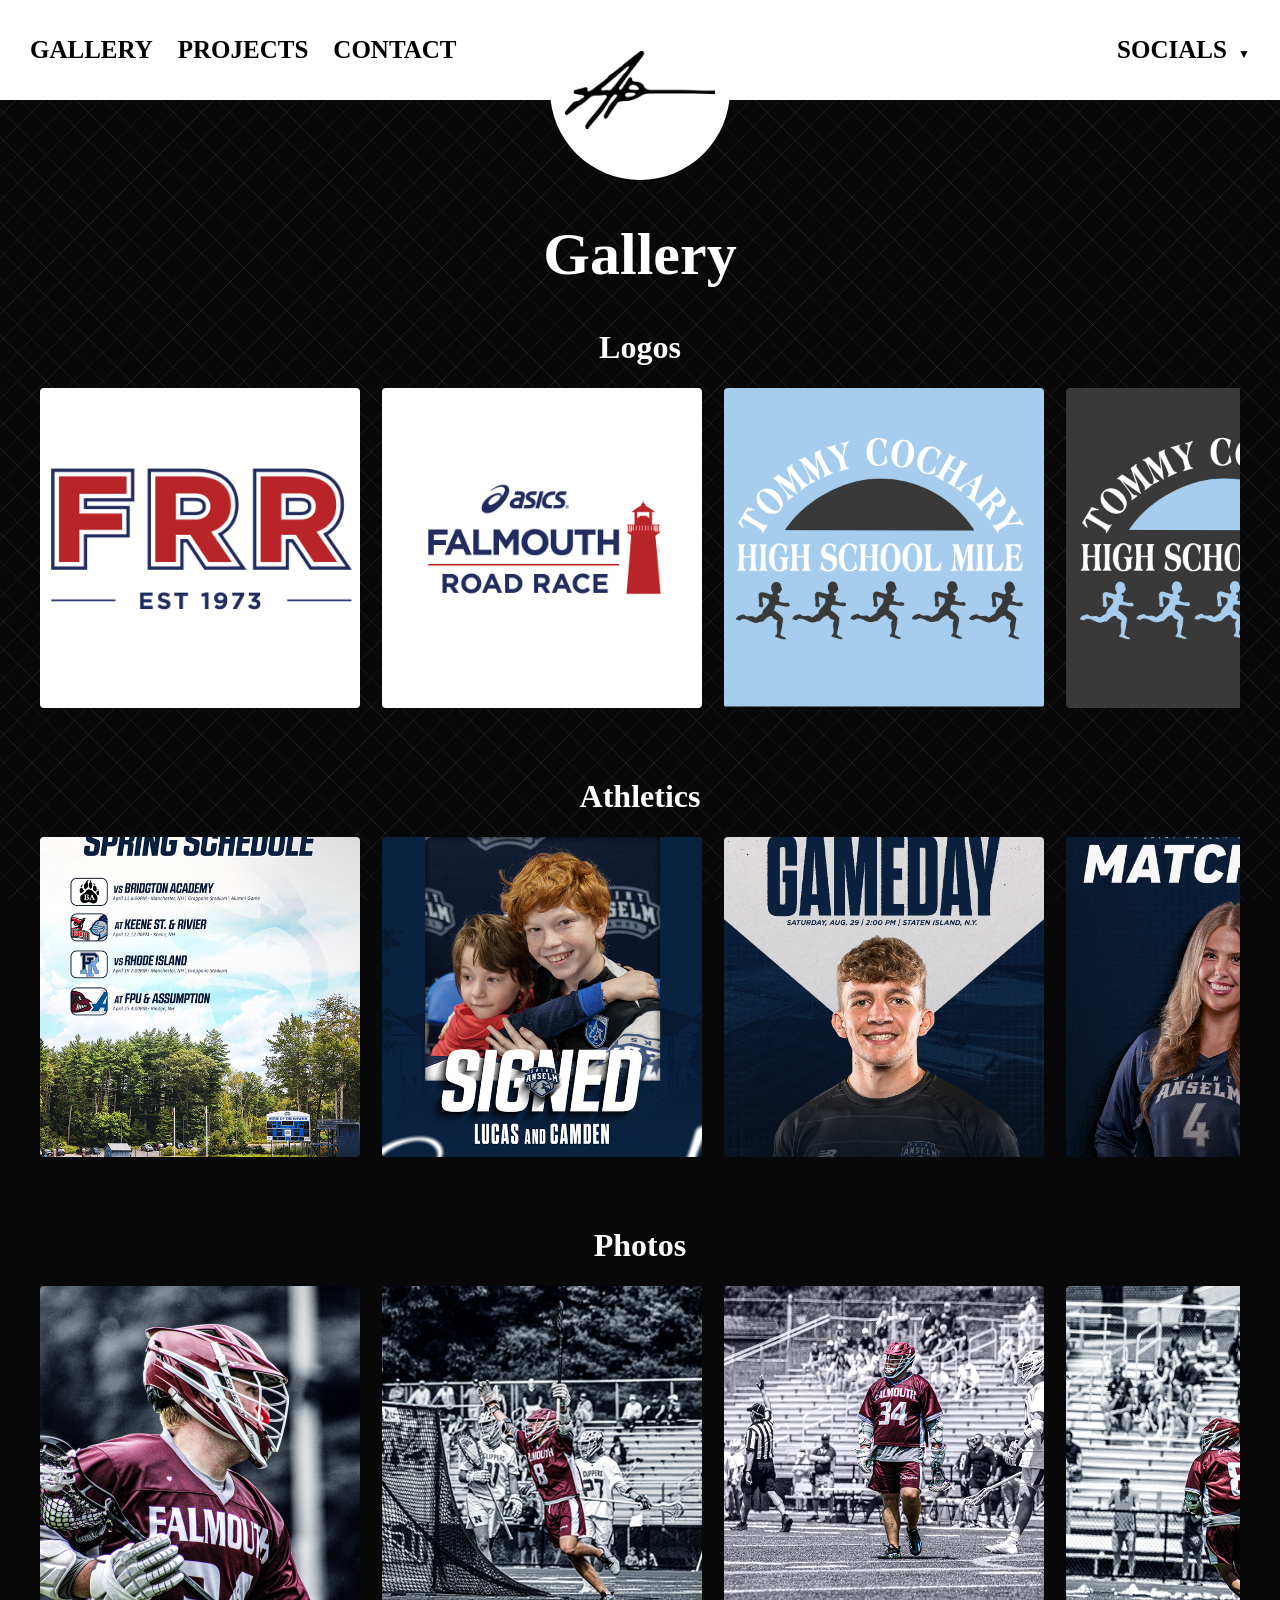
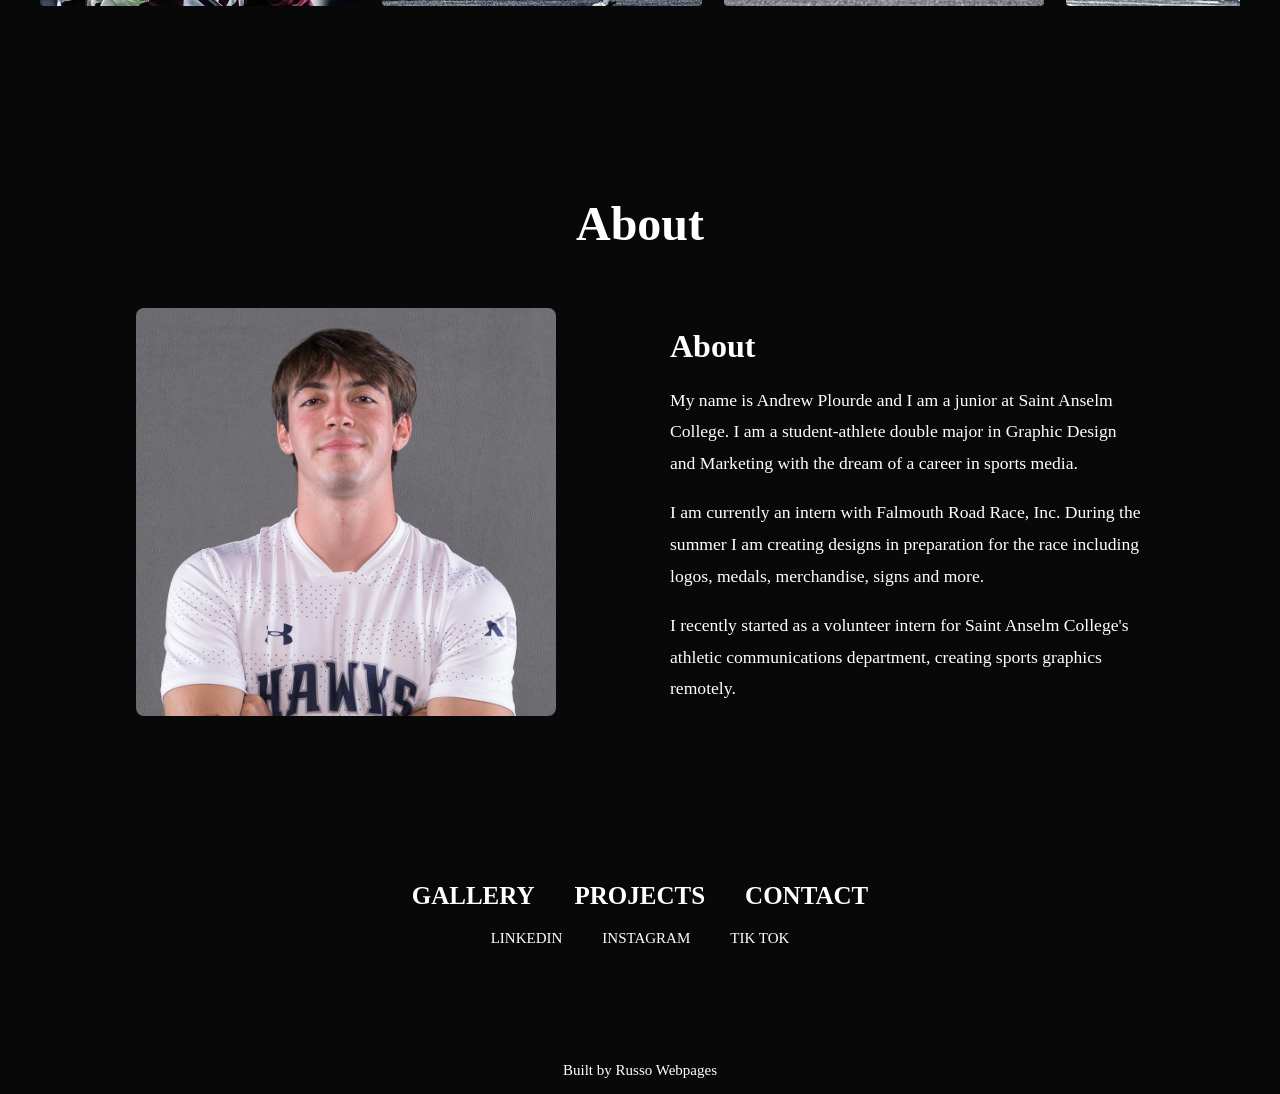
<file: index.html>
<!-- Homepage -->

<!DOCTYPE html>
<html>

    <head>
        <link rel="Stylesheet" href="style.css">
        <script src="scripts.js" defer></script>
        <meta name="viewport" content="width=device-width, initial-scale=1.0">
        <link rel="icon" type="image/png" href="images/logo.png">
    </head>

    
    <main class="portfolio">

        <h1>Gallery</h1>

        <!-- SECTION 1: COLLECTION 1 -->
        <section class="work-section">
            <h2>
                <a href="gallery.html?category=logos">
                    Logos
                </a>
            </h2>

            <div class="carousel">
                <div class="carousel-track">
                    <!-- Original images -->
                    <img src="images/logos-images/image-1.png" alt="Project 1">
                    <img src="images/logos-images/image-2.png" alt="Project 2">
                    <img src="images/logos-images/image-3.png" alt="Project 3">
                    <img src="images/logos-images/image-4.png" alt="Project 4">
                    <img src="images/logos-images/image-5.png" alt="Project 5">
                    <img src="images/logos-images/image-6.png" alt="Project 6">
                    <img src="images/logos-images/image-7.png" alt="Project 7">

                    <!-- Duplicate the same sequence for seamless looping -->
                    <img src="images/logos-images/image-1.png" alt="Project 1">
                    <img src="images/logos-images/image-2.png" alt="Project 2">
                    <img src="images/logos-images/image-3.png" alt="Project 3">
                    <img src="images/logos-images/image-4.png" alt="Project 4">
                    <img src="images/logos-images/image-5.png" alt="Project 5">
                    <img src="images/logos-images/image-6.png" alt="Project 6">
                    <img src="images/logos-images/image-7.png" alt="Project 7">
                </div>
            </div>
        </section>

        <!-- SECTION 2: COLLECTION 2 -->
        <section class="work-section">
            <h2>
                <a href="gallery.html?category=athletics">
                    Athletics
                </a>
            </h2>

            <div class="carousel carousel-two">
                <div class="carousel-track">
                    <!-- Original images -->
                    <img src="images/athletics-images/image-1.jpg" alt="Project 1">
                    <img src="images/athletics-images/image-2.jpg" alt="Project 2">
                    <img src="images/athletics-images/2026-saint-anselm-athletics/photo-1.png" alt="Project 3">
                    <img src="images/athletics-images/2026-saint-anselm-athletics/photo-2.png" alt="Project 4">
                    <img src="images/athletics-images/2026-saint-anselm-athletics/photo-3.png" alt="Project 5">
                    <img src="images/athletics-images/commitment-graphics/image-1.png" alt="Project 6">
                    <img src="images/athletics-images/commitment-graphics/image-2.jpg" alt="Project 7">
                    <img src="images/athletics-images/commitment-graphics/image-3.jpg" alt="Project 8">

                    <!-- Duplicate the same sequence for seamless looping -->
                    <img src="images/athletics-images/image-1.jpg" alt="Project 1">
                    <img src="images/athletics-images/image-2.jpg" alt="Project 2">
                    <img src="images/athletics-images/2026-saint-anselm-athletics/photo-1.png" alt="Project 3">
                    <img src="images/athletics-images/2026-saint-anselm-athletics/photo-2.png" alt="Project 4">
                    <img src="images/athletics-images/2026-saint-anselm-athletics/photo-3.png" alt="Project 5">
                    <img src="images/athletics-images/commitment-graphics/image-1.png" alt="Project 6">
                    <img src="images/athletics-images/commitment-graphics/image-2.jpg" alt="Project 7">
                    <img src="images/athletics-images/commitment-graphics/image-3.jpg" alt="Project 8">

                </div>
            </div>
        </section>

        <!-- SECTION 3: COLLECTION 3 -->
        <section class="work-section">
            <h2>
                <a href="gallery.html?category=photos">
                    Photos
                </a>
            </h2>

            <div class="carousel carousel-three">
                <div class="carousel-track">
                    <!-- Original images -->
                    <img src="images/photos-images/image-1.jpg" alt="Photo 1">
                    <img src="images/photos-images/image-2.jpg" alt="Photo 2">
                    <img src="images/photos-images/image-3.jpg" alt="Photo 3">
                    <img src="images/photos-images/image-4.jpg" alt="Photo 4">
                    <img src="images/photos-images/image-5.jpg" alt="Photo 5">
                    <img src="images/photos-images/image-6.jpg" alt="Photo 6">
                    <img src="images/photos-images/image-7.jpg" alt="Photo 7">
                    <img src="images/photos-images/image-8.jpg" alt="Photo 8">

                    <!-- Duplicate the same sequence for seamless looping -->
                    <img src="images/photos-images/image-1.jpg" alt="Photo 1">
                    <img src="images/photos-images/image-2.jpg" alt="Photo 2">
                    <img src="images/photos-images/image-3.jpg" alt="Photo 3">
                    <img src="images/photos-images/image-4.jpg" alt="Photo 4">
                    <img src="images/photos-images/image-5.jpg" alt="Photo 5">
                    <img src="images/photos-images/image-6.jpg" alt="Photo 6">
                    <img src="images/photos-images/image-7.jpg" alt="Photo 7">
                    <img src="images/photos-images/image-8.jpg" alt="Photo 8">
                </div>
            </div>
        </section>

        
        <section class="about-section" id="about">
            <h1>About</h1>

            <div class="about-content">
                <div class="about-image">
                    <img src="images/plourde-pic.jpeg" alt="Profile picture">
                </div>

                <div class="about-text">
                    <h2>About</h2>
                    <p>
                        My name is Andrew Plourde and I am a junior at Saint Anselm College. 
                        I am a student-athlete double major in Graphic Design and Marketing with
                        the dream of a career in sports media.
                    </p>
                    <p>
                        I am currently an intern with Falmouth Road Race, Inc. During the summer
                        I am creating designs in preparation for the race including logos, medals, 
                        merchandise, signs and more.
                    </p>
                    <p>
                        I recently started as a volunteer intern for Saint Anselm College's athletic
                        communications department, creating sports graphics remotely.
                    </p>
                </div>
            </div>
        </section>


    </main>


    

</html>
</file>
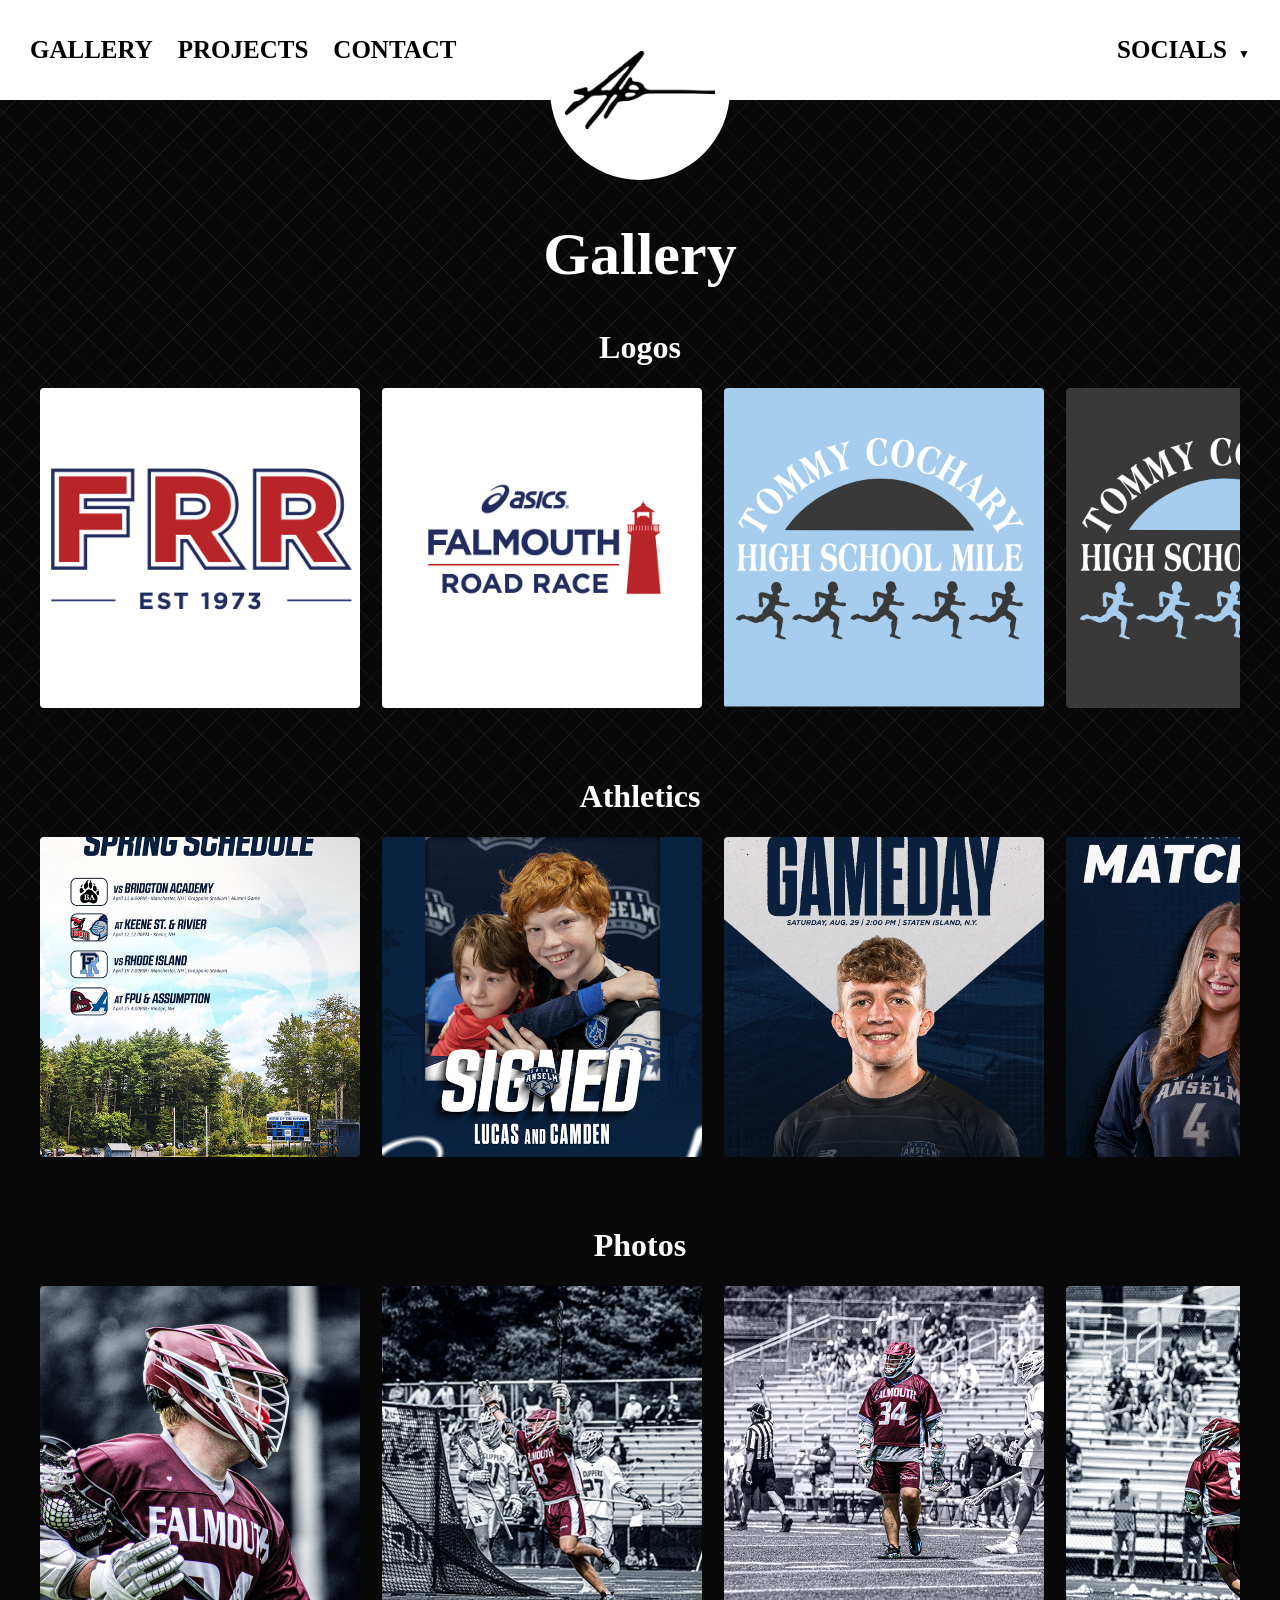
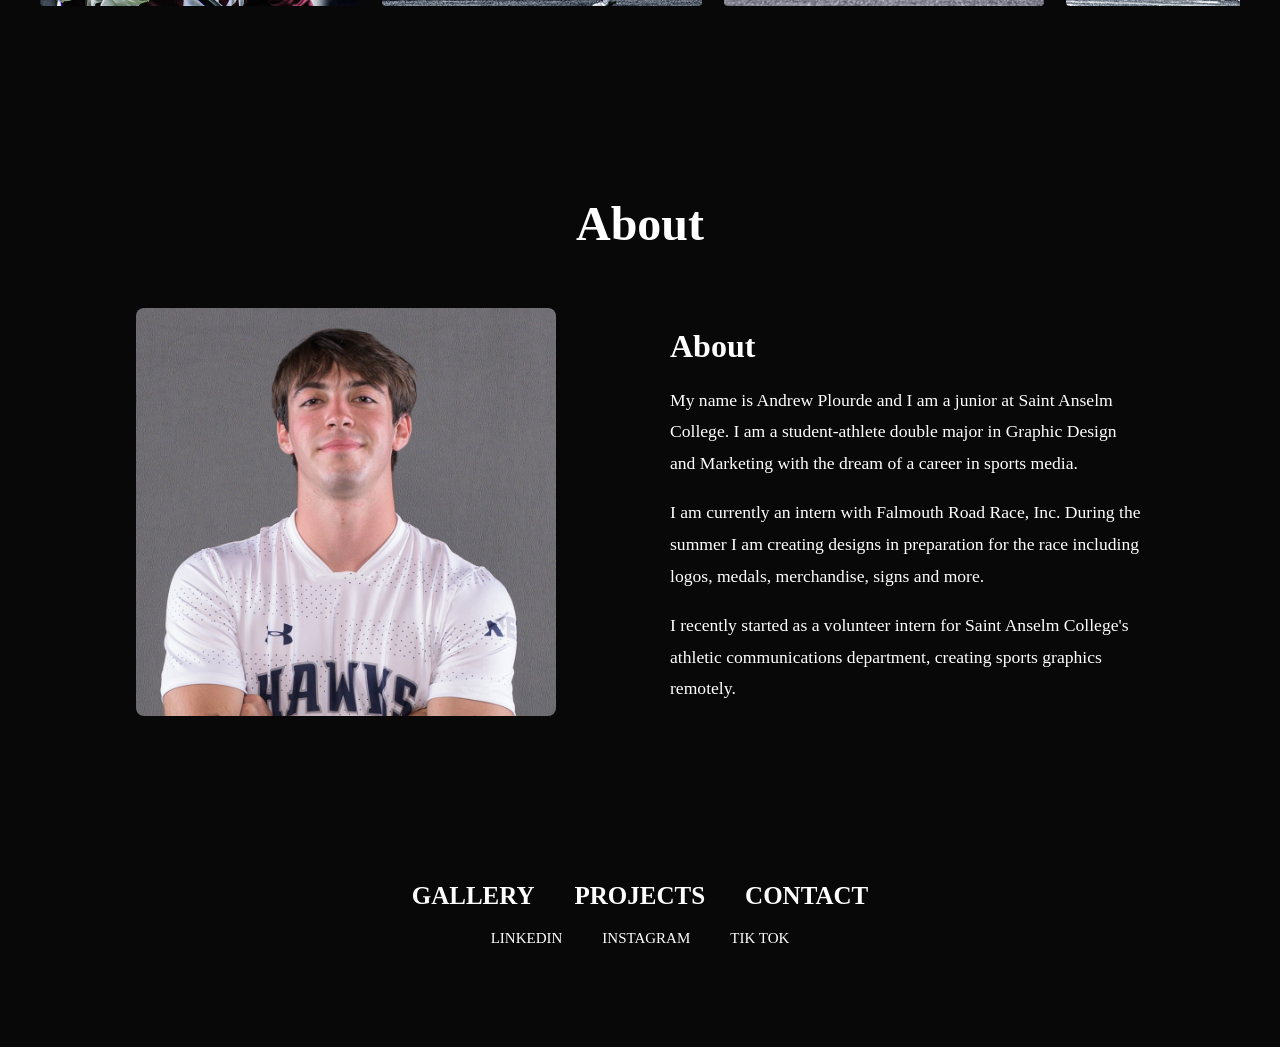
<file: OneDrive/Desktop/Webpage-Designs/plourdey-psd-portfolio/index.html>
<!-- Homepage -->

<!DOCTYPE html>
<html>

    <head>
        <link rel="Stylesheet" href="style.css">
        <script src="scripts.js" defer></script>
        <meta name="viewport" content="width=device-width, initial-scale=1.0">
    </head>

    
    <main class="portfolio">

        <h1>Gallery</h1>

        <!-- SECTION 1: COLLECTION 1 -->
        <section class="work-section">
            <h2>
                <a href="gallery.html?category=logos">
                    Logos
                </a>
            </h2>

            <div class="carousel">
                <div class="carousel-track">
                    <!-- Original images -->
                    <img src="images/logos-images/image-1.png" alt="Project 1">
                    <img src="images/logos-images/image-2.png" alt="Project 2">
                    <img src="images/logos-images/image-3.png" alt="Project 3">
                    <img src="images/logos-images/image-4.png" alt="Project 4">
                    <img src="images/logos-images/image-5.png" alt="Project 5">
                    <img src="images/logos-images/image-6.png" alt="Project 6">
                    <img src="images/logos-images/image-7.png" alt="Project 7">

                    <!-- Duplicate the same sequence for seamless looping -->
                    <img src="images/logos-images/image-1.png" alt="Project 1">
                    <img src="images/logos-images/image-2.png" alt="Project 2">
                    <img src="images/logos-images/image-3.png" alt="Project 3">
                    <img src="images/logos-images/image-4.png" alt="Project 4">
                    <img src="images/logos-images/image-5.png" alt="Project 5">
                    <img src="images/logos-images/image-6.png" alt="Project 6">
                    <img src="images/logos-images/image-7.png" alt="Project 7">
                </div>
            </div>
        </section>

        <!-- SECTION 2: COLLECTION 2 -->
        <section class="work-section">
            <h2>
                <a href="gallery.html?category=athletics">
                    Athletics
                </a>
            </h2>

            <div class="carousel carousel-two">
                <div class="carousel-track">
                    <!-- Original images -->
                    <img src="images/athletics-images/image-1.jpg" alt="Project 1">
                    <img src="images/athletics-images/image-2.jpg" alt="Project 2">
                    <img src="images/athletics-images/2026-saint-anselm-athletics/photo-1.png" alt="Project 3">
                    <img src="images/athletics-images/2026-saint-anselm-athletics/photo-2.png" alt="Project 4">
                    <img src="images/athletics-images/2026-saint-anselm-athletics/photo-3.png" alt="Project 5">
                    <img src="images/athletics-images/commitment-graphics/image-1.png" alt="Project 6">
                    <img src="images/athletics-images/commitment-graphics/image-2.jpg" alt="Project 7">
                    <img src="images/athletics-images/commitment-graphics/image-3.jpg" alt="Project 8">

                    <!-- Duplicate the same sequence for seamless looping -->
                    <img src="images/athletics-images/image-1.jpg" alt="Project 1">
                    <img src="images/athletics-images/image-2.jpg" alt="Project 2">
                    <img src="images/athletics-images/2026-saint-anselm-athletics/photo-1.png" alt="Project 3">
                    <img src="images/athletics-images/2026-saint-anselm-athletics/photo-2.png" alt="Project 4">
                    <img src="images/athletics-images/2026-saint-anselm-athletics/photo-3.png" alt="Project 5">
                    <img src="images/athletics-images/commitment-graphics/image-1.png" alt="Project 6">
                    <img src="images/athletics-images/commitment-graphics/image-2.jpg" alt="Project 7">
                    <img src="images/athletics-images/commitment-graphics/image-3.jpg" alt="Project 8">

                </div>
            </div>
        </section>

        <!-- SECTION 3: COLLECTION 3 -->
        <section class="work-section">
            <h2>
                <a href="gallery.html?category=photos">
                    Photos
                </a>
            </h2>

            <div class="carousel carousel-three">
                <div class="carousel-track">
                    <!-- Original images -->
                    <img src="images/photos-images/image-1.jpg" alt="Photo 1">
                    <img src="images/photos-images/image-2.jpg" alt="Photo 2">
                    <img src="images/photos-images/image-3.jpg" alt="Photo 3">
                    <img src="images/photos-images/image-4.jpg" alt="Photo 4">
                    <img src="images/photos-images/image-5.jpg" alt="Photo 5">
                    <img src="images/photos-images/image-6.jpg" alt="Photo 6">
                    <img src="images/photos-images/image-7.jpg" alt="Photo 7">
                    <img src="images/photos-images/image-8.jpg" alt="Photo 8">

                    <!-- Duplicate the same sequence for seamless looping -->
                    <img src="images/photos-images/image-1.jpg" alt="Photo 1">
                    <img src="images/photos-images/image-2.jpg" alt="Photo 2">
                    <img src="images/photos-images/image-3.jpg" alt="Photo 3">
                    <img src="images/photos-images/image-4.jpg" alt="Photo 4">
                    <img src="images/photos-images/image-5.jpg" alt="Photo 5">
                    <img src="images/photos-images/image-6.jpg" alt="Photo 6">
                    <img src="images/photos-images/image-7.jpg" alt="Photo 7">
                    <img src="images/photos-images/image-8.jpg" alt="Photo 8">
                </div>
            </div>
        </section>

        
        <section class="about-section" id="about">
            <h1>About</h1>

            <div class="about-content">
                <div class="about-image">
                    <img src="images/plourde-pic.jpeg" alt="Profile picture">
                </div>

                <div class="about-text">
                    <h2>About</h2>
                    <p>
                        My name is Andrew Plourde and I am a junior at Saint Anselm College. 
                        I am a student-athlete double major in Graphic Design and Marketing with
                        the dream of a career in sports media.
                    </p>
                    <p>
                        I am currently an intern with Falmouth Road Race, Inc. During the summer
                        I am creating designs in preparation for the race including logos, medals, 
                        merchandise, signs and more.
                    </p>
                    <p>
                        I recently started as a volunteer intern for Saint Anselm College's athletic
                        communications department, creating sports graphics remotely.
                    </p>
                </div>
            </div>
        </section>


    </main>


    

</html>
</file>
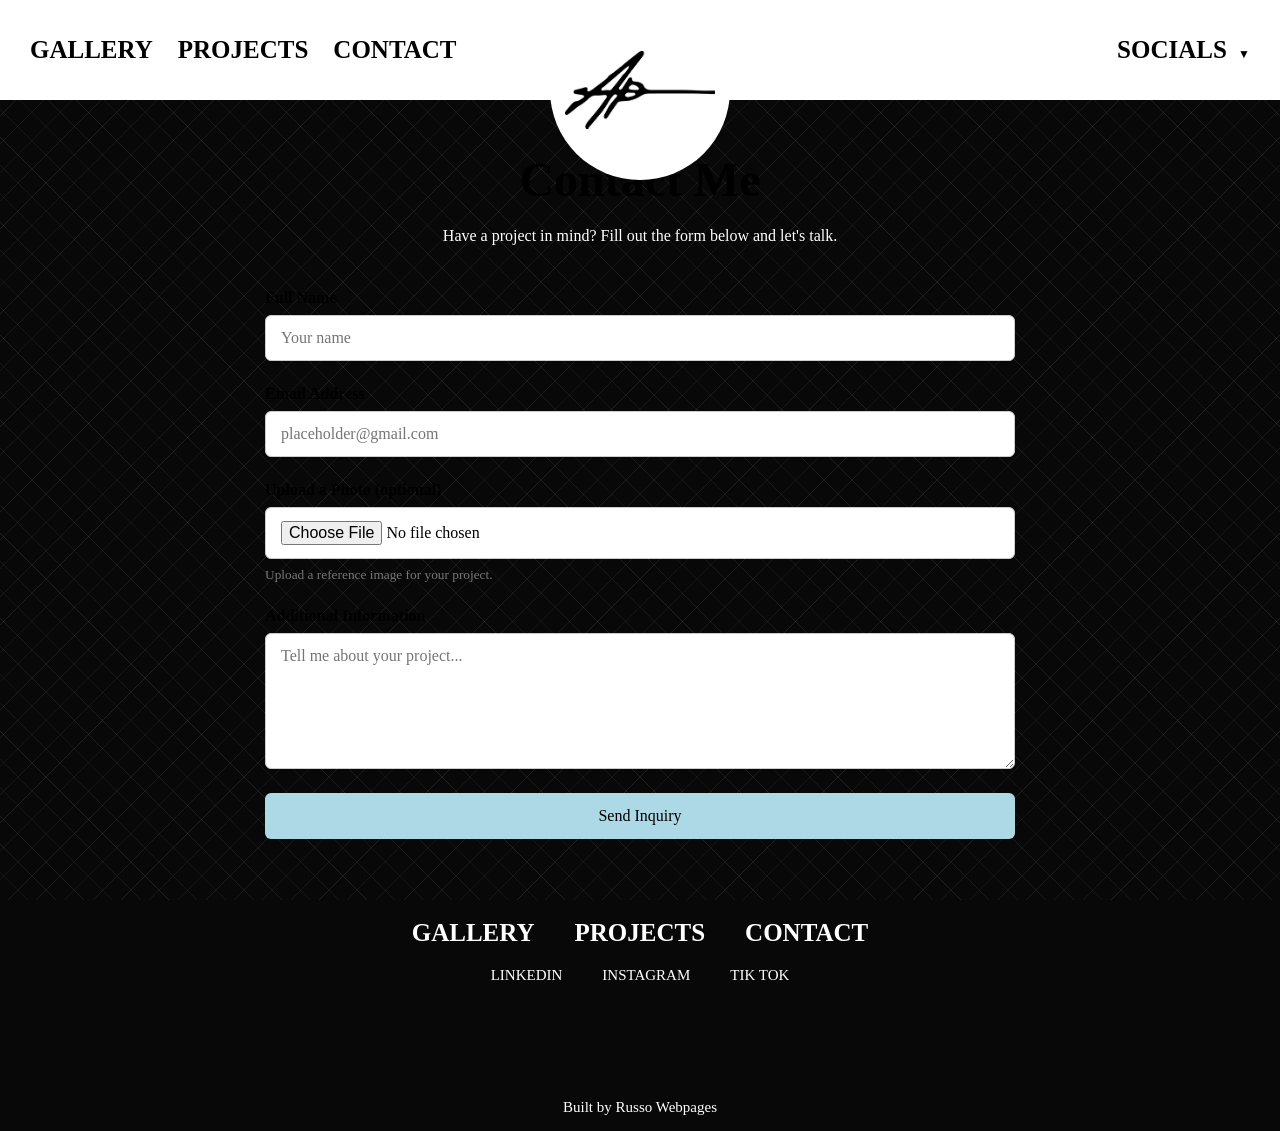
<file: contact.html>
<!-- Homepage -->

<!DOCTYPE html>
<html>

    <head>
        <link rel="Stylesheet" href="style.css">
        <script src="scripts.js" defer></script>
        <script src="https://forminit.com/sdk/v1/forminit.js"></script>
        <meta name="viewport" content="width=device-width, initial-scale=1.0">
        <link rel="icon" type="image/png" href="images/logo.png">
    </head>

    
    <main class="contact-page">
        <h1>Contact Me</h1>
        <p class="contact-intro">
            Have a project in mind? Fill out the form below and let's talk.
        </p>

        <form class="contact-form" action="https://forminit.com/f/lgqpfqgexux" method="POST"
            enctype="multipart/form-data">

            <div class="form-group">
                <label for="name">Full Name</label>
                <input
                    type="text"
                    id="name"
                    name="fi-sender-fullName"
                    placeholder="Your name"
                    required
                >
            </div>

            <div class="form-group">
                <label for="email">Email Address</label>
                <input
                    type="email"
                    id="email"
                    name="fi-sender-email"
                    placeholder="placeholder@gmail.com"
                    required
                >
            </div>

            <div class="form-group">
                <label for="photo">Upload a Photo (optional)</label>
                <input
                    type="file"
                    id="photo"
                    name="fi-file-photo"
                    accept="image/*"
                >
                <small>Upload a reference image for your project.</small>
            </div>

            <div class="form-group">
                <label for="message">Additional Information</label>
                <textarea
                    id="message"
                    name="fi-text-message"
                    rows="6"
                    placeholder="Tell me about your project..."
                    required
                ></textarea>
            </div>

            <button type="submit">Send Inquiry</button>
        </form>
    </main>


</html>
</file>
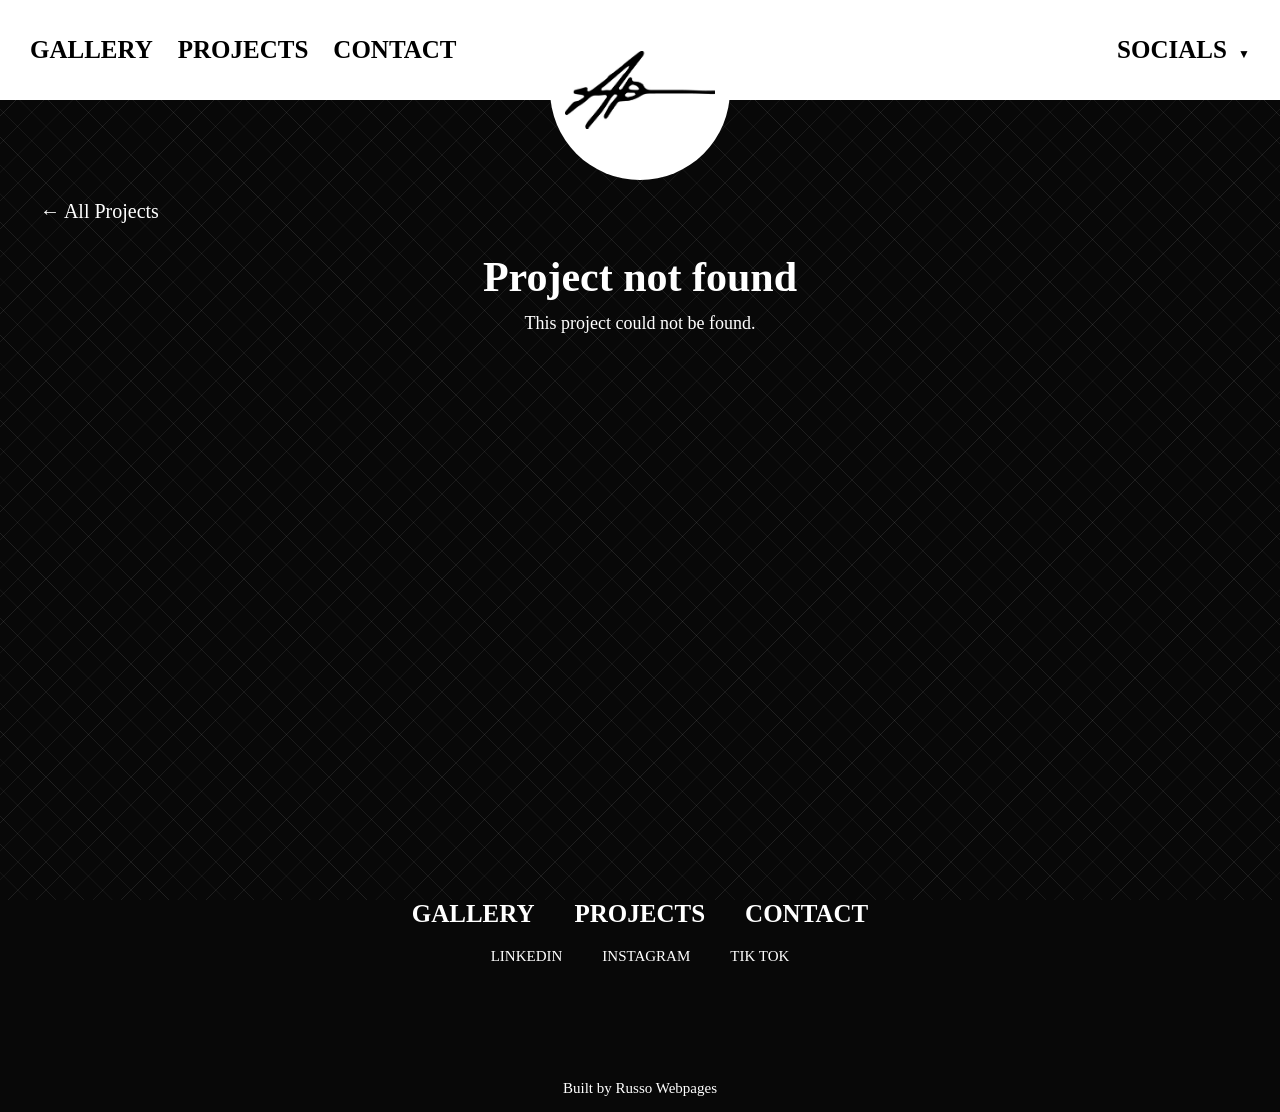
<file: project-detail.html>
<!DOCTYPE html>
<html lang="en">
<head>
    <meta charset="UTF-8">
    <meta name="viewport" content="width=device-width, initial-scale=1.0">
    <title>Project Details</title>
    <link rel="stylesheet" href="style.css">
    <link rel="icon" type="image/png" href="images/logo.png">

    <script src="scripts.js" defer></script>
    <script src="projects-data.js" defer></script>
    <script src="project-detail.js" defer></script>
</head>
<body>

    <main class="project-detail-page">
        <a href="projects.html" class="back-link">
            ← All Projects
        </a>

        <h1 id="project-title"></h1>
        <p id="project-category"></p>
        <p id="project-description"></p>

        <div class="project-gallery" id="project-gallery"></div>
    </main>

</body>
</html>
</file>
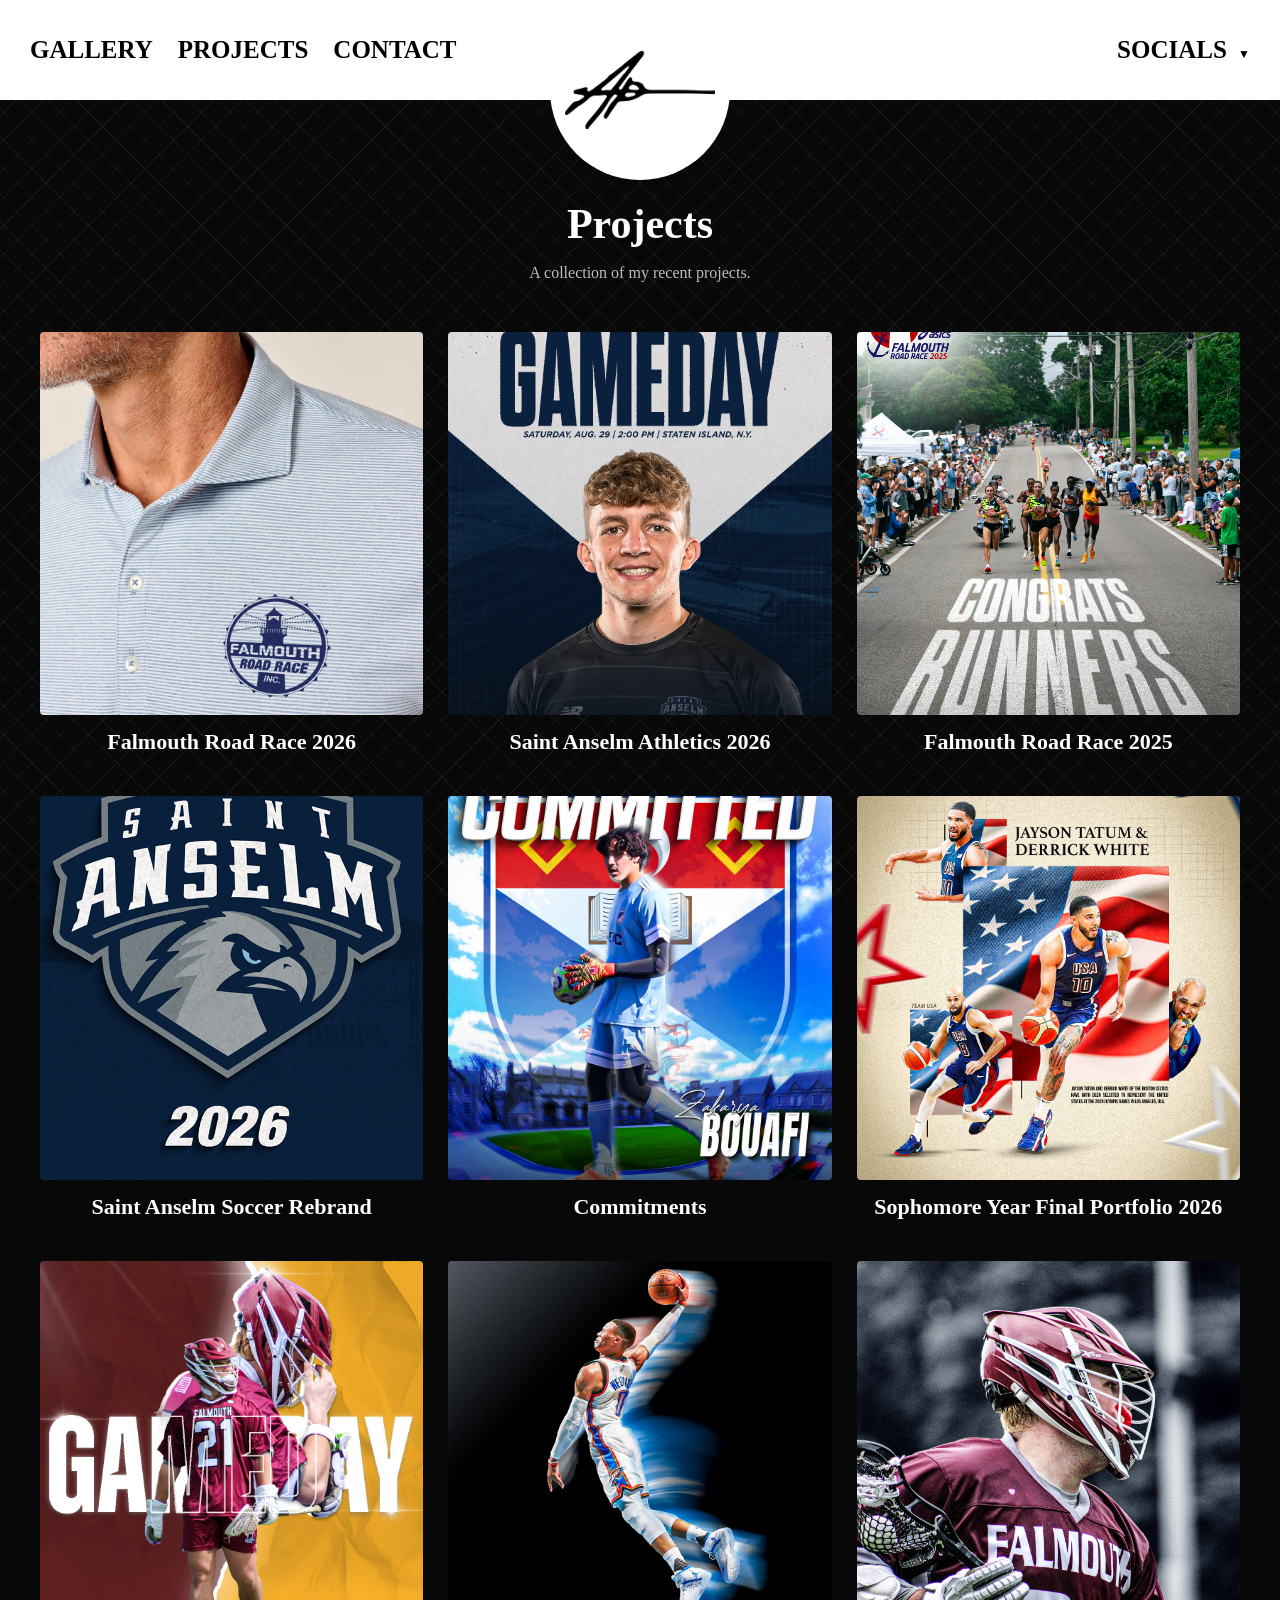
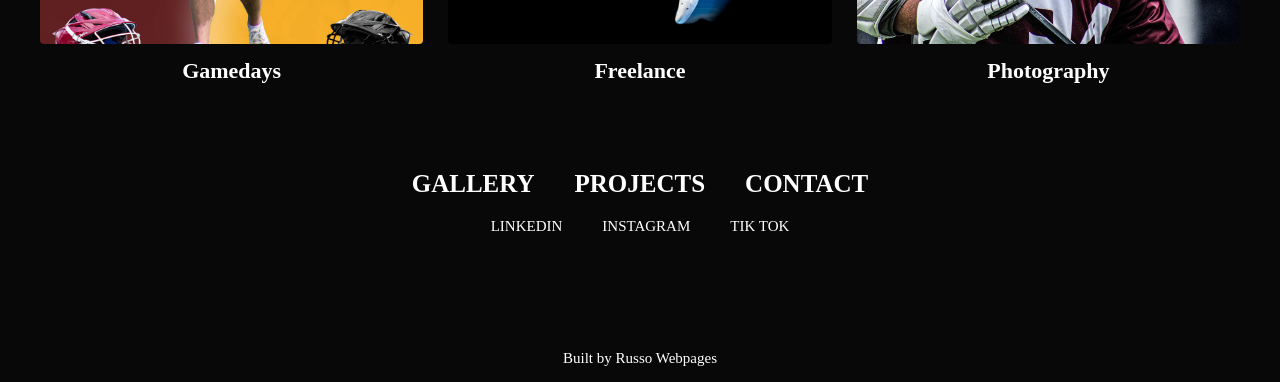
<file: projects.html>
<!DOCTYPE html>
<html lang="en">
<head>
    <meta charset="UTF-8">
    <meta name="viewport" content="width=device-width, initial-scale=1.0">
    <title>Projects</title>
    <link rel="stylesheet" href="style.css">
    <link rel="icon" type="image/png" href="images/logo.png">

    <script src="scripts.js" defer></script>
    <script src="projects-data.js" defer></script>
    <script src="projects.js" defer></script>
</head>
<body>

    <main class="projects-page">
        <h1>Projects</h1>
        <p class="projects-intro">A collection of my recent projects.</p>

        <div class="projects-grid" id="projects-grid"></div>
    </main>

</body>
</html>
</file>
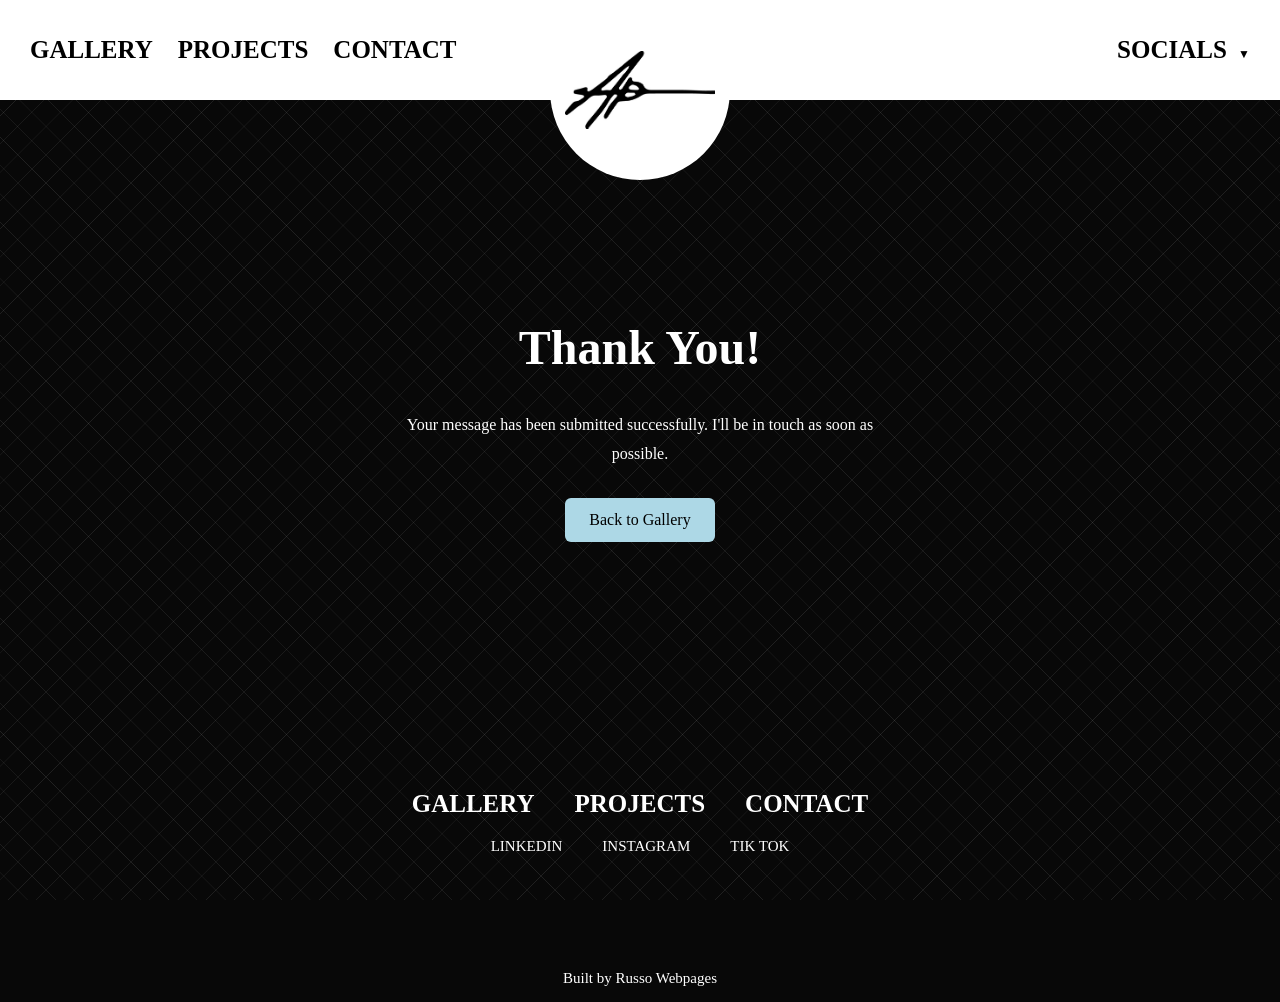
<file: thank-you-page.html>
<!DOCTYPE html>
<html lang="en">
<head>
    <meta charset="UTF-8">
    <meta name="viewport" content="width=device-width, initial-scale=1.0">
    <title>Thank You</title>
    <link rel="stylesheet" href="style.css">
    <script src="scripts.js" defer></script>
    <link rel="icon" type="image/png" href="images/logo.png">
</head>
<body>

    <main class="thank-you-page">
        <h1>Thank You!</h1>

        <p>
            Your message has been submitted successfully.
            I'll be in touch as soon as possible.
        </p>

        <a href="index.html" class="thank-you-button">
            Back to Gallery
        </a>
    </main>

</body>
</html>
</file>
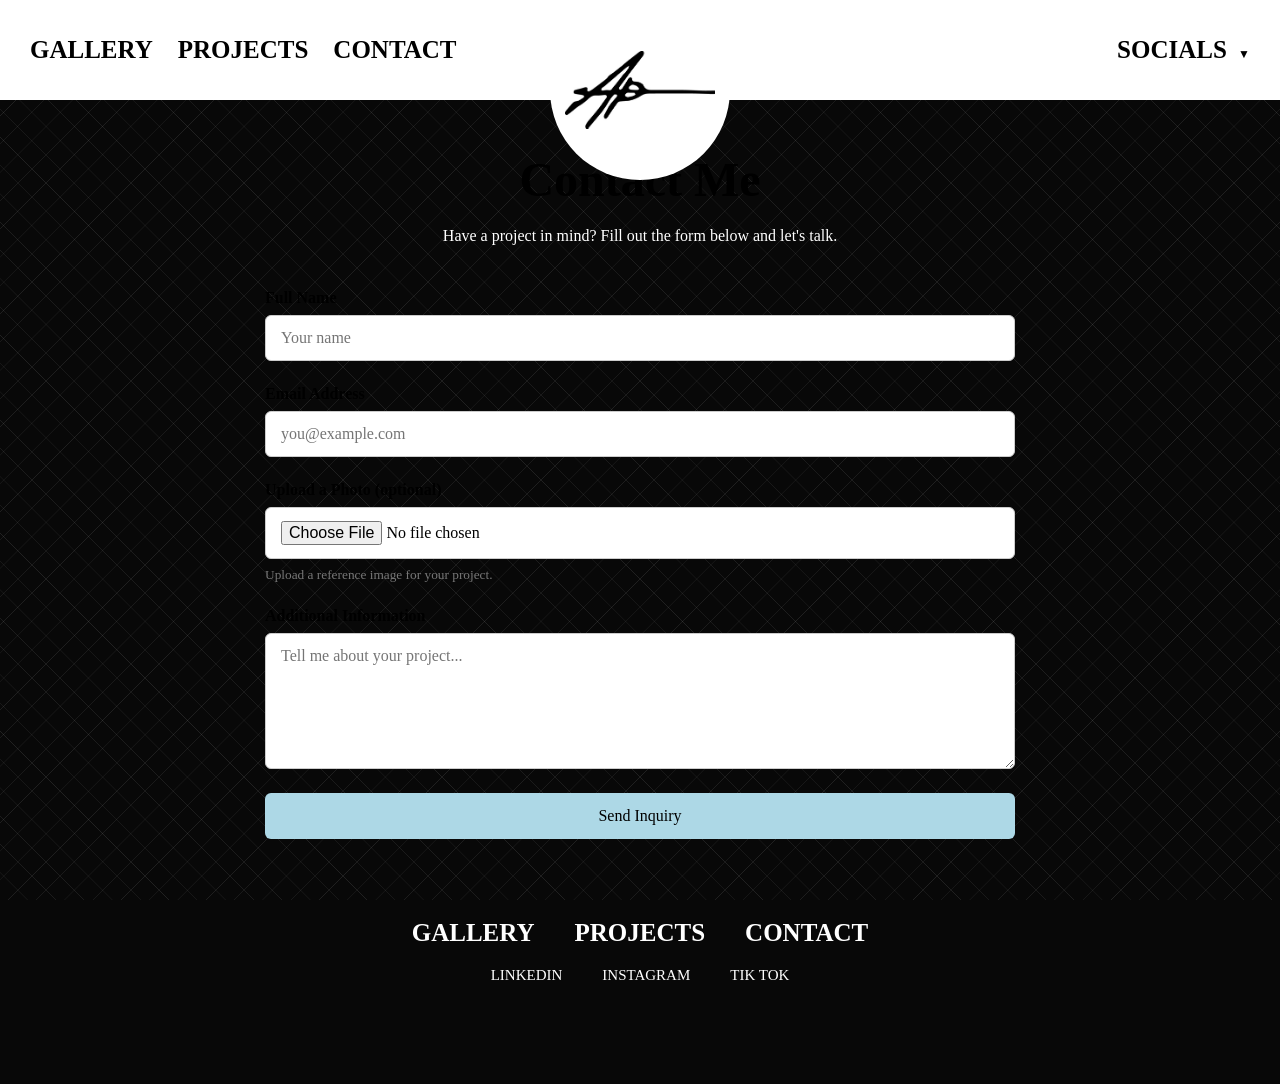
<file: OneDrive/Desktop/Webpage-Designs/plourdey-psd-portfolio/contact.html>
<!-- Homepage -->

<!DOCTYPE html>
<html>

    <head>
        <link rel="Stylesheet" href="style.css">
        <script src="scripts.js" defer></script>
        <meta name="viewport" content="width=device-width, initial-scale=1.0">
    </head>

    
    <main class="contact-page">
        <h1>Contact Me</h1>
        <p class="contact-intro">
            Have a project in mind? Fill out the form below and let's talk.
        </p>

        <form class="contact-form" action="https://formspree.io/f/mdearlnl" method="POST"
            enctype="multipart/form-data">

                <input
                    type="hidden"
                    name="_next"
                    value="https://marcogrusso376.github.io/portfolio-project/thank-you-page.html"
                >

            <div class="form-group">
                <label for="name">Full Name</label>
                <input
                    type="text"
                    id="name"
                    name="name"
                    placeholder="Your name"
                    required
                >
            </div>

            <div class="form-group">
                <label for="email">Email Address</label>
                <input
                    type="email"
                    id="email"
                    name="email"
                    placeholder="you@example.com"
                    required
                >
            </div>

            <div class="form-group">
                <label for="photo">Upload a Photo (optional)</label>
                <input
                    type="file"
                    id="photo"
                    name="photo"
                    accept="image/*"
                >
                <small>Upload a reference image for your project.</small>
            </div>

            <div class="form-group">
                <label for="message">Additional Information</label>
                <textarea
                    id="message"
                    name="message"
                    rows="6"
                    placeholder="Tell me about your project..."
                    required
                ></textarea>
            </div>

            <button type="submit">Send Inquiry</button>
        </form>
    </main>


</html>
</file>
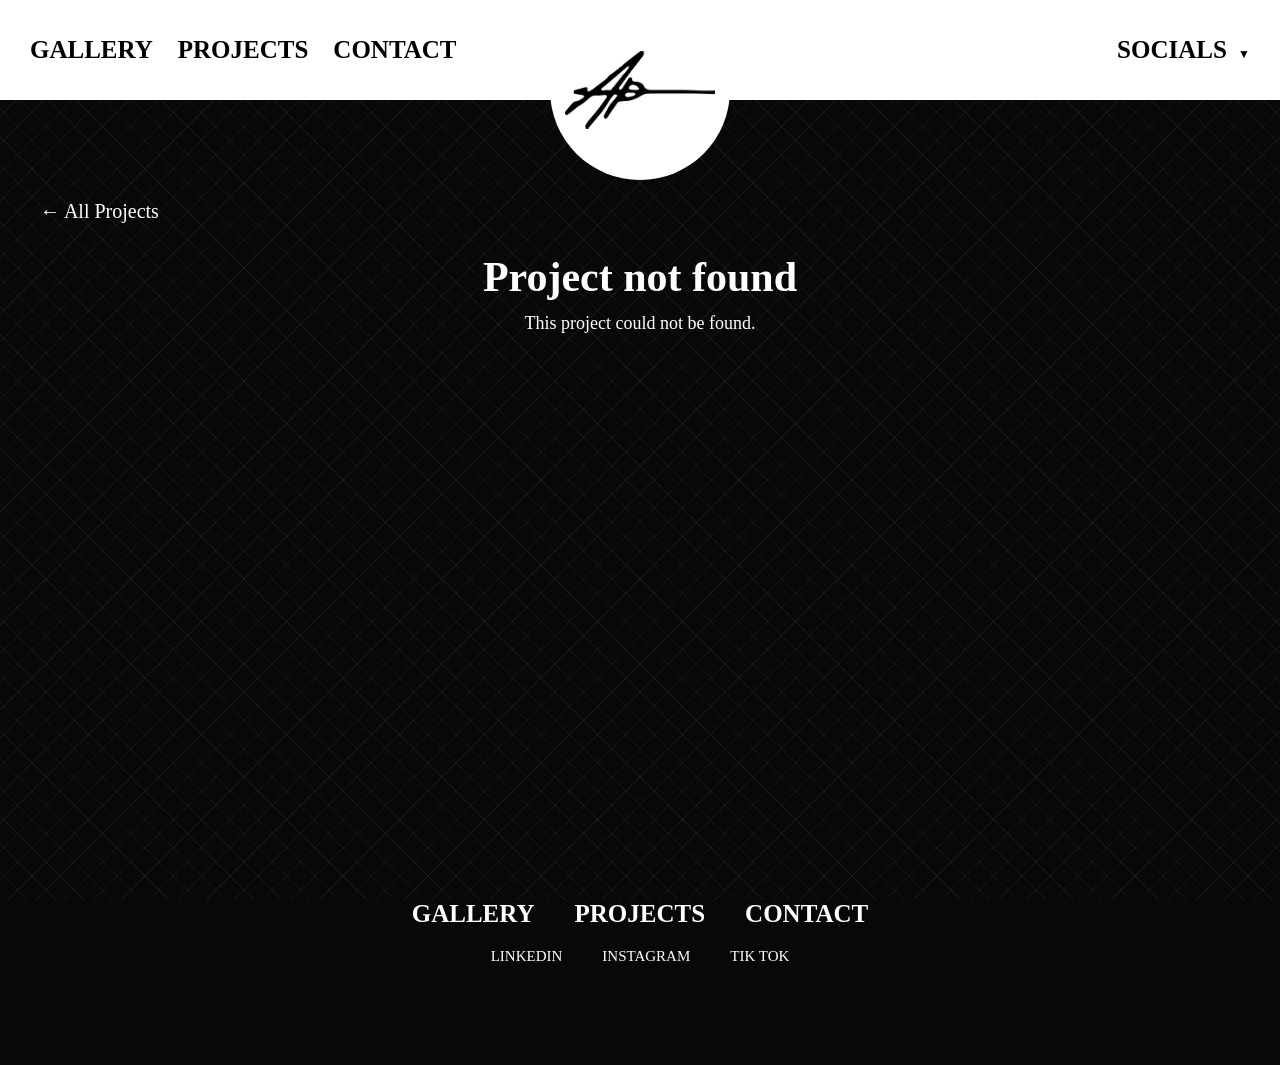
<file: OneDrive/Desktop/Webpage-Designs/plourdey-psd-portfolio/project-detail.html>
<!DOCTYPE html>
<html lang="en">
<head>
    <meta charset="UTF-8">
    <meta name="viewport" content="width=device-width, initial-scale=1.0">
    <title>Project Details</title>
    <link rel="stylesheet" href="style.css">

    <script src="scripts.js" defer></script>
    <script src="projects-data.js" defer></script>
    <script src="project-detail.js" defer></script>
</head>
<body>

    <main class="project-detail-page">
        <a href="projects.html" class="back-link">
            ← All Projects
        </a>

        <h1 id="project-title"></h1>
        <p id="project-category"></p>
        <p id="project-description"></p>

        <div class="project-gallery" id="project-gallery"></div>
    </main>

</body>
</html>
</file>
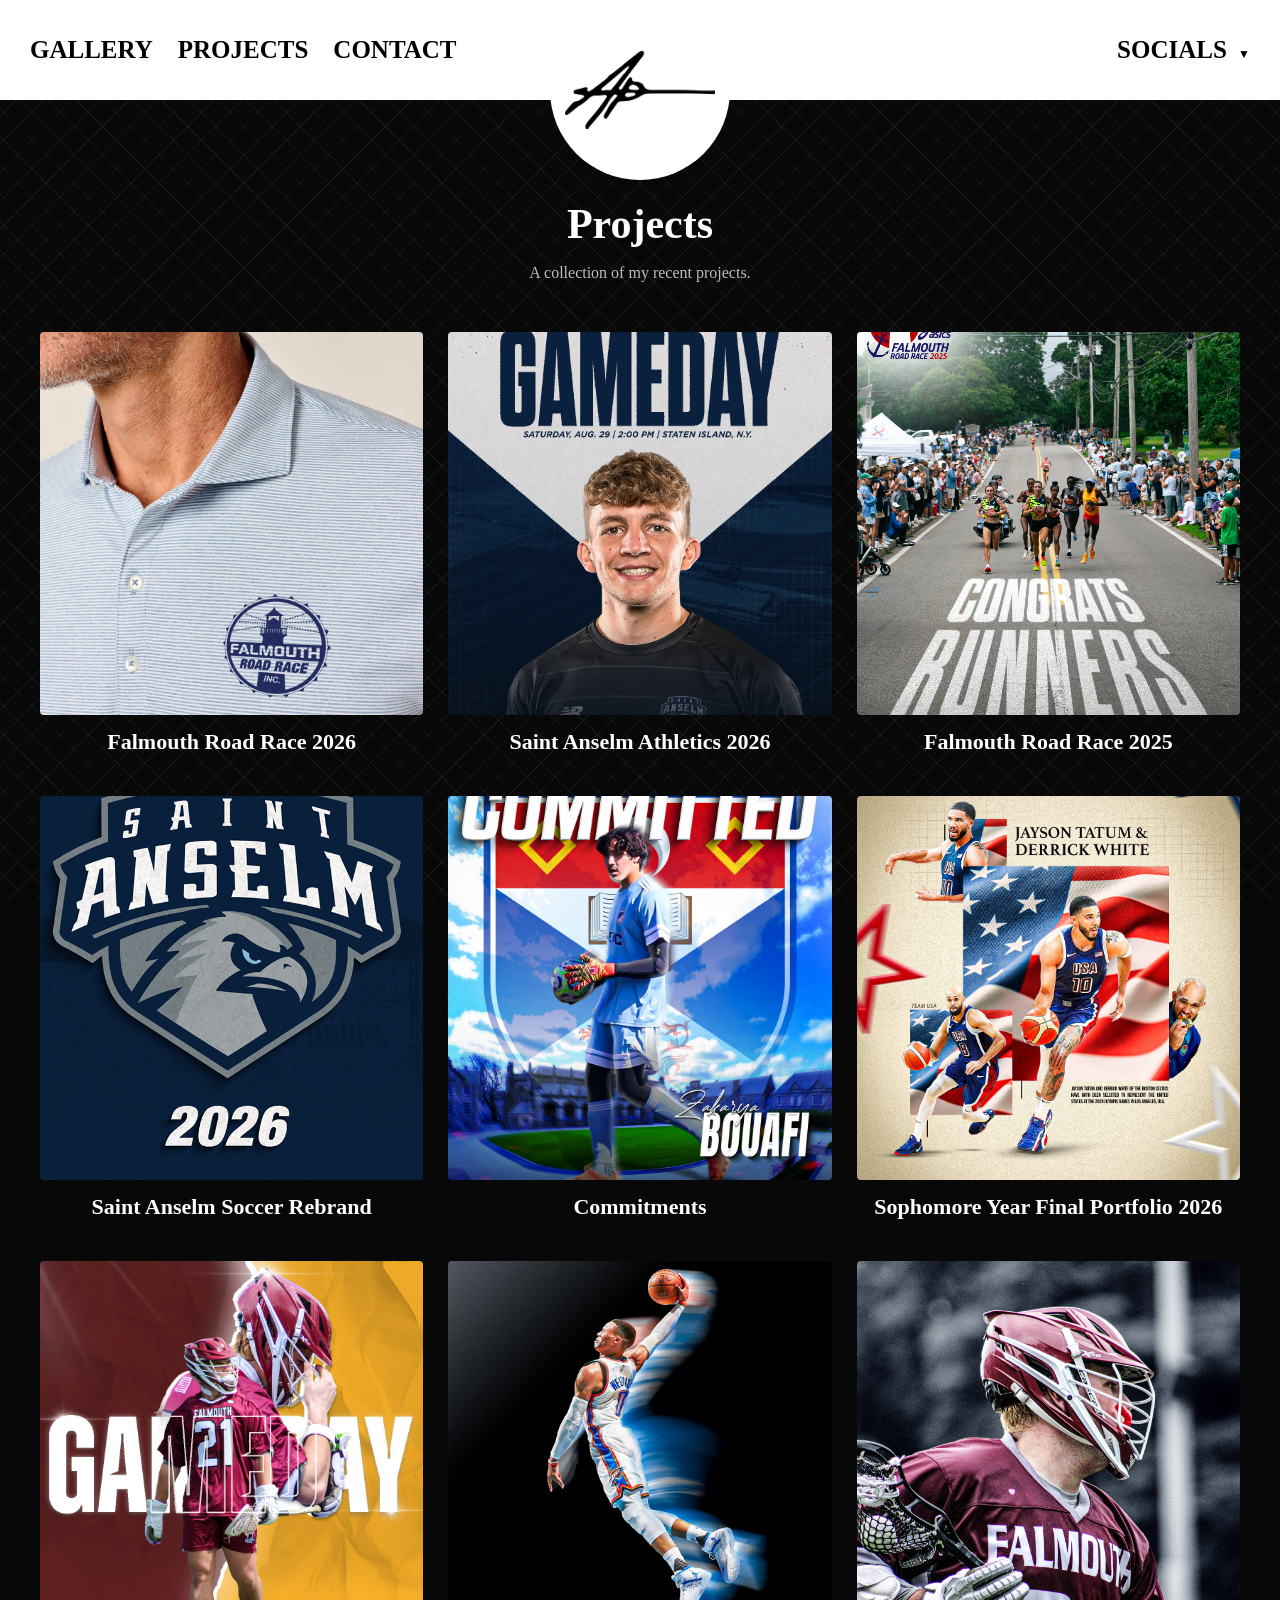
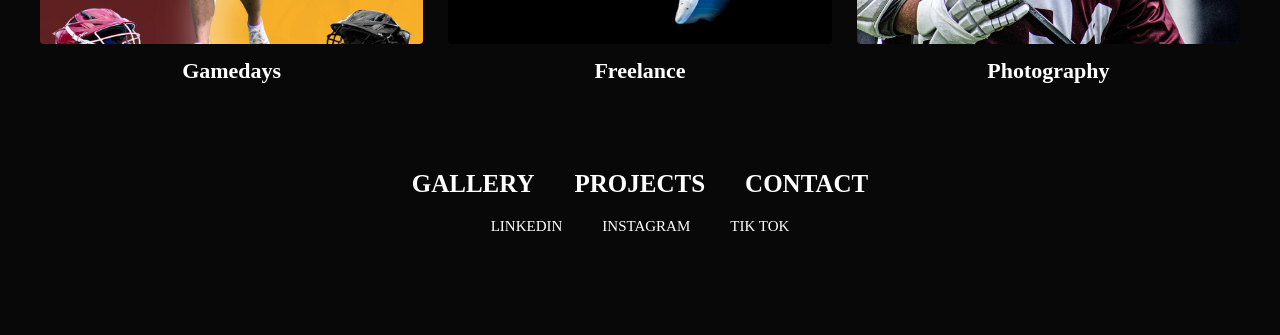
<file: OneDrive/Desktop/Webpage-Designs/plourdey-psd-portfolio/projects.html>
<!DOCTYPE html>
<html lang="en">
<head>
    <meta charset="UTF-8">
    <meta name="viewport" content="width=device-width, initial-scale=1.0">
    <title>Projects</title>
    <link rel="stylesheet" href="style.css">

    <script src="scripts.js" defer></script>
    <script src="projects-data.js" defer></script>
    <script src="projects.js" defer></script>
</head>
<body>

    <main class="projects-page">
        <h1>Projects</h1>
        <p class="projects-intro">A collection of my recent projects.</p>

        <div class="projects-grid" id="projects-grid"></div>
    </main>

</body>
</html>
</file>
<file: style.css>
html {
    scroll-behavior: smooth;
}

/* Background color */

body {
    margin: 0;
    background-color: #080808;

    background-image:
        repeating-linear-gradient(
            45deg,
            transparent 0px,
            transparent 19px,
            rgba(255, 255, 255, 0.1) 19.5px,
            transparent 20px
        ),
        repeating-linear-gradient(
            -45deg,
            transparent 0px,
            transparent 19px,
            rgba(255, 255, 255, 0.1) 19.5px,
            transparent 20px
        );

    background-attachment: fixed;
}



/* Nav bar */
header {
    position: fixed;
    top: 0;
    left: 0;

    width: 100%;
    height: 100px;

    background-color: white;

    display: flex;
    align-items: center;
    justify-content: space-between;

    padding: 0 30px;
    box-sizing: border-box;

    z-index: 10;
}

/* Left-side navigation */
nav {
    display: flex;
    align-items: center;
    gap: 25px;
    font-size: 25px;
    flex-wrap: nowrap;
}

nav a {
    transition: color 0.20s;
}

nav a:hover {
    color: lightblue;
}

.nav-style {
    font-family: Georgia, 'Times New Roman', Times, serif;
    font-weight: 900;
    text-transform: uppercase;
    text-decoration: none;
    color: black;
}


/* Center logo badge */
.brand-badge {
    position: absolute;
    top: 0;
    left: 50%;
    transform: translateX(-50%);

    width: 180px;
    height: 180px;

    background: white;
    border-radius: 0 0 120px 120px;

    display: flex;
    justify-content: center;
    align-items: center;

    transition: width 0.4s ease,
                height 0.4s ease,
                border-radius 0.4s ease;
                

    z-index: 1;
}

/* Logo */
.brand-logo{
    display: flex;
    align-items: center;
    justify-content: center;
}

.brand-logo img {
    width: 150px;
    height: 150px;
    object-fit: contain;

    transition: width 0.4s ease,
                height 0.4s ease;
                transform: 0.4s ease;
}

/* Keep navbar links above the badge */
.main-nav,
.nav-right {
    position: relative;
    z-index: 2;
}

/* Scrolled navbar */
header.scrolled .brand-badge {
    width: 100px;
    height: 100px;
    border-radius: 0 0 50px 50px;
}

header.scrolled .brand-logo img {
    width: 60px;
    height: 60px;
}



/* Right-side section */
.nav-right {
    display: flex;
    align-items: center;
    gap: 50px;
    margin-left: auto;
}

/* Social links */
.social-links {
    display: flex;
    align-items: center;
    gap: 20px;
}

/* Dropdown */
.dropdown {
    position: relative;
}

.dropdown-button {
    font-family: Georgia, 'Times New Roman', Times, serif;
    font-weight: 900;
    text-transform: uppercase;
    font-size: 25px;
    color: black;

    background: none;
    border: none;
    cursor: pointer;
    padding: 10px 0;
    transition: color 0.20s;
}

.dropdown-button:hover {
    color: lightblue;
}

.arrow {
    font-size: 12px;
    margin-left: 5px;
}

/* Dropdown menu */
.dropdown-content {
    display: none;
    position: absolute;
    top: 100%;
    right: 0;

    min-width: 180px;
    background-color: white;
    box-shadow: 0 4px 10px rgba(0, 0, 0, 0.15);
}

/* Dropdown links */
.dropdown-content a {
    display: block;
    padding: 15px;
    font-family: Georgia, 'Times New Roman', Times, serif;
    font-weight: 900;
    text-transform: uppercase;
    text-decoration: none;
    color: black;
    font-size: 16px;
    transition: color 0.20s;
}

.dropdown-content a:hover {
    color: lightblue;
    background-color: #f5f5f5;
}

/* Show menu on hover or keyboard focus */
.dropdown:hover .dropdown-content,
.dropdown:focus-within .dropdown-content {
    display: block;
}

/* Mobile navigation */
.menu-toggle,
.mobile-menu {
    display: none;
}

@media (max-width: 768px) {

    /* Keep the header fixed and aligned */
    header {
        height: 80px;
        padding: 0 18px;
    }

    /* Hide the desktop navigation and socials */
    header > nav,
    header .nav-right {
        display: none;
    }

    /* Center the logo */
    header .brand-badge {
        width: 100px;
        height: 100px;
        border-radius: 0 0 50px 50px;
    }

    header .brand-logo img {
        width: 80px;
        height: 80px;
    }

    header.scrolled .brand-badge {
        width: 75px;
        height: 75px;
        border-radius: 0 0 38px 38px;
    }

    header.scrolled .brand-logo img {
        width: 60px;
        height: 60px;
    }

    /* Three-line button */
    header .menu-toggle {
        display: block;
        margin-left: auto;
        padding: 8px;
        background: transparent;
        border: none;
        color: black;
        font-size: 30px;
        line-height: 1;
        cursor: pointer;
        position: relative;
        z-index: 1002;
    }

    /* Dropdown menu is hidden until clicked */
    header .mobile-menu {
        display: none;
        position: absolute;
        top: 100%;
        right: 0;
        width: 210px;
        padding: 8px 0;
        background: #080808;
        flex-direction: column;
        box-shadow: 0 5px 12px rgba(0, 0, 0, 0.35);
        z-index: 1001;
    }

    header .mobile-menu.active {
        display: flex;
    }

header .mobile-menu > a {
    display: block;
    padding: 10px 20px;

    color: white;
    font-family: Georgia, 'Times New Roman', Times, serif;
    font-size: 16px;
    font-weight: 900;
    text-transform: uppercase;
    text-decoration: none;

    transition: color 0.2s ease;
}

/* Hover effect */
header .mobile-menu > a:hover {
    background: #252525;
    color: lightblue;
}
/* Mobile Socials button */
.mobile-menu .socials-toggle {
    display: block;
    width: 100%;
    padding: 10px 20px;

    background: transparent;
    border: none;
    color: white;

    font-family: Georgia, 'Times New Roman', Times, serif;
    font-size: 16px;
    font-weight: 900;
    text-transform: uppercase;
    text-align: left;

    cursor: pointer;
    transition: color 0.2s ease;
}

.mobile-menu .socials-toggle:hover {
    background: #252525;
    color: lightblue;
}

/* Social links container */
.mobile-menu .dropdown-content {
    display: none;
    position: absolute;
    top: 0;
    right: 100%;

    min-width: 150px;
    padding: 0;

    background: #080808;
    box-shadow: 0 5px 12px rgba(0, 0, 0, 0.35);
}

/* Show links to the LEFT of the mobile menu */
.mobile-menu .dropdown-content.open {
    display: block;
}

/* Individual social links */
.mobile-menu .dropdown-content a {
    display: block;
    padding: 14px 20px;

    color: white;
    font-family: Georgia, 'Times New Roman', Times, serif;
    font-size: 16px;
    font-weight: 900;
    text-transform: uppercase;
    text-decoration: none;
    white-space: nowrap;
}

.mobile-menu .dropdown-content a:hover {
    background: #252525;
    color: lightblue;
}
/* Social link hover */
.mobile-menu .dropdown-content a:hover {
    background: #252525;
    color: lightblue;
}

/* Mobile socials dropdown */
.mobile-menu .dropdown-content {
    display: none;
    position: static;
    box-shadow: none;
    background: transparent;
    margin-left: 10px;
    text-align: left;
}



.mobile-menu .dropdown-content a {
    color: white;
    display: block;
    padding: 10px;
}

    /* Keep page content from sitting under the header */
    .portfolio {
        padding-top: 140px;
    }
}

/*Footer */

footer nav {
    display: flex;
    justify-content: center;
    gap: 40px;
}

footer p{
    display: flex;
    color: white;
    justify-content: center;
    font-size: 15px;
    font-family: 'Times New Roman', Times, serif;
}

.footer-style {
    font-family: Georgia, 'Times New Roman', Times, serif;
    font-weight: 900;

    text-transform: uppercase;
    text-decoration: none;
    text-align: center;

    color: white;
    margin-bottom: 20px;

}

.footer-socials-style {
    font-family: Georgia, 'Times New Roman', Times, serif;
    font-weight: 400;
    font-size: 15px;

    text-transform: uppercase;
    text-decoration: none;
    text-align: center;

    color: white;
    margin-bottom: 100px;

}

/* Mobile footer */
@media (max-width: 700px) {
    footer {
        flex-direction: column;
        height: auto;
        gap: 20px;
        padding: 15px 5px;
    }

    footer img {
        margin: 0;
    }

    footer nav {
        flex-direction: column;
        align-items: center;
        gap: 15px;
    }
    .footer-socials-style {
    font-family: Georgia, 'Times New Roman', Times, serif;
    font-weight: 400;
    font-size: 15px;

    text-transform: uppercase;
    text-decoration: none;
    text-align: center;

    color: white;
    margin-bottom: 0px;

}
}

/* Portfolio homepage */

.portfolio {
    padding: 180px 40px 80px;
    color: white;
    overflow: hidden;
}

.portfolio h1{
    color: white;
    font-size: 60px;
    text-align: center;
}

.work-section {
    margin-bottom: 70px;
}

.work-section h2 {
    font-size: 32px;
    margin: 0 0 22px;
    text-align: center;
    width: 100%;
}

.work-section h2 a {
    color: white;
    text-decoration: none;
    transition: color 0.2s ease, font-size 0.2s ease;
}

.work-section h2 a:hover {
    color: lightblue;
    font-size: 36px;
}

.carousel {
    width: 100%;
    overflow: hidden;
}

.carousel-track {
    display: flex;
    width: max-content;
    gap: 22px;
    animation: carousel-move 40s linear infinite;
}

.carousel-track img {
    display: block;
    flex: 320px 0 320px 0;
    width: 320px;
    height: 320px;
    object-fit: cover;
    border-radius: 4px;
}

.carousel-track img:hover {
    transform: scale(1.03);
}

.carousel-two .carousel-track {
    animation-delay: -2s;
}

.carousel-three .carousel-track {
    animation-delay: -4s;
}


/* Move exactly half the duplicated track's width */
@keyframes carousel-move {
    from {
        transform: translateX(0);
    }

    to {
        transform: translateX(calc(-50% - 11px));
    }
}


/* Smaller screens */

@media (max-width: 700px) {
    .portfolio {
        padding: 120px 20px 50px;
    }

    .work-section h2 {
        font-size: 25px;
        text-align: center;
    }

    .carousel-track img {
        width: 250px;
        height: 175px;
    }
}

/* Accessibility: reduce animation if requested */

@media (prefers-reduced-motion: reduce) {
    .carousel-track {
        animation: none;
    }
}



/* Full-screen image preview */

.image-overlay {
    position: fixed;
    inset: 0;
    z-index: 1000;
    background: rgba(0, 0, 0, 0.9);
    display: flex;
    align-items: center;
    justify-content: center;
    padding: 50px;
    box-sizing: border-box;
    cursor: zoom-out;
}

.image-overlay img {
    max-width: 90%;
    max-height: 85vh;
    object-fit: contain;
    border-radius: 4px;
    cursor: default;
}

.image-overlay-close {
    position: absolute;
    top: 20px;
    right: 30px;
    background: none;
    border: none;
    color: white;
    font-size: 42px;
    cursor: pointer;
}

@media (max-width: 700px) {
    .image-overlay {
        padding: 20px;
    }

    .image-overlay img {
        max-width: 100%;
        max-height: 80vh;
    }
}



/* All Projects Page */

.projects-page,
.project-detail-page {
    padding: 200px 40px 80px;
    color: white;
    min-height: 100vh;
    box-sizing: border-box;
}

.projects-page > h1,
.project-detail-page > h1 {
    text-align: center;
    font-size: 42px;
    margin: 0 0 12px;
    .projects-page h1 {
    margin-top: 60px;
}
}

.projects-intro {
    text-align: center;
    color: #bdbdbd;
    margin-bottom: 50px;
}

/* Project cards */

.projects-grid {
    display: grid;
    grid-template-columns: repeat(3, minmax(0, 1fr));
    gap: 35px 25px;
}

/* Project cards */

.project-card {
    color: white;
    text-decoration: none;
    min-width: 0;

    opacity: 0;
    animation: projectFadeIn 0.7s ease forwards;
}

@keyframes projectFadeIn {
    from {
        opacity: 0;
        transform: translateY(20px);
    }

    to {
        opacity: 1;
        transform: translateY(0);
    }
}


.project-card img {
    display: block;
    width: 100%;
    aspect-ratio: 3 / 3;
    object-fit: cover;
    border-radius: 4px;
    transition: opacity 0.25s ease;
}

.project-card:hover img {
    opacity: 0.8;
}

.project-card h2 {
    font-size: 22px;
    text-align: center;
    margin: 14px 0 6px;
}

.project-card p {
    color: #bdbdbd;
    margin: 0;
}


/* Individual Project Page */

.back-link {
    display: inline-block;
    color: white;
    font-size: 20px;
    text-decoration: none;
    margin-bottom: 30px;
    transition: 0.2s;
}

.back-link:hover {
    color: lightblue;
}

#project-category,
#project-description {
    text-align: center;
    color: white;
    font-size: 18px;
    margin: 0 250px 0 250px;
}

@media (max-width: 800px) {
    #project-category,
    #project-description {
        text-align: center;
        color: white;
        font-size: 16px;
        margin: 0 25px 0 25px;
    } 
}

#project-description {
    margin-bottom: 45px;
}

/* Project image gallery */

.project-gallery {
    display: grid;
    grid-template-columns: repeat(4, minmax(0, 1fr));
    gap: 22px;
}

.project-gallery img {
    display: block;
    width: 100%;
    height: auto;
    border-radius: 4px;
}

/* Titled sections within a project */

.project-section-title {
    grid-column: 1 / -1;
    margin: 45px 0 0;
    text-align: center;
    color: lightblue;
    font-size: 35px;
}

.project-gallery-grid {
    display: grid;
    grid-template-columns: repeat(4, minmax(0, 1fr));
    gap: 22px;
    grid-column: 1 / -1;
}

.project-gallery-grid img {
    display: block;
    width: 100%;
    height: auto;
    border-radius: 4px;
}


.project-gallery img:nth-child(4n + 1),
.project-gallery-grid img:nth-child(4n + 1) {
    animation-delay: 0.1s;
}

.project-gallery img:nth-child(4n + 2),
.project-gallery-grid img:nth-child(4n + 2) {
    animation-delay: 0.2s;
}

.project-gallery img:nth-child(4n + 3),
.project-gallery-grid img:nth-child(4n + 3) {
    animation-delay: 0.3s;
}

.project-gallery img:nth-child(4n + 4),
.project-gallery-grid img:nth-child(4n + 4) {
    animation-delay: 0.4s;
}

/* Fade-in animation for project photos */

@keyframes fadeInFromBottom {
    from {
        opacity: 0;
        transform: translateY(35px);
    }

    to {
        opacity: 1;
        transform: translateY(0);
    }
}

.project-gallery img,
.project-gallery-grid img {
    animation: fadeInFromBottom 0.7s ease-out both;
}


/* Responsive layout */

@media (max-width: 800px) {
    .projects-grid {
        grid-template-columns: repeat(2, minmax(0, 1fr));
    }

    .project-gallery,
    .project-gallery-grid {
        grid-template-columns: repeat(2, minmax(0, 1fr));
    }
}

@media (max-width: 500px) {
    .projects-page,
    .project-detail-page {
        padding: 140px 20px 50px;
    }

    .projects-grid {
        grid-template-columns: 1fr;
    }

    .project-gallery,
    .project-gallery-grid {
        grid-template-columns: 1fr;
    }
}

/*About Section */
.about-section {
    padding: 80px 8%;
    margin-top: 60px;
    overflow: hidden;
}

.about-section > h1 {
    text-align: center;
    font-size: 3rem;
    margin-bottom: 50px;
}

.about-content {
    display: flex;
    align-items: center;
    justify-content: center;
    gap: 60px;
    max-width: 1100px;
    margin: 0 auto;
}

.about-image,
.about-text {
    flex: 1;
    min-width: 0;
}

.about-image img {
    display: block;
    width: 100%;
    max-width: 420px;
    border-radius: 8px;
}

.about-text h2 {
    font-size: 2rem;
    margin-bottom: 20px;
}

.about-text p {
    font-size: 1.1rem;
    line-height: 1.8;
}

@media (max-width: 700px) {
    .about-content {
        flex-direction: column;
        gap: 30px;
    }

    .about-image img {
        margin: 0 auto;
    }
}


@keyframes slideFromLeft {
    from {
        opacity: 0;
        transform: translateX(-70px);
    }
    to {
        opacity: 1;
        transform: translateX(0);
    }
}

@keyframes slideFromRight {
    from {
        opacity: 0;
        transform: translateX(70px);
    }
    to {
        opacity: 1;
        transform: translateX(0);
    }
}

.about-image,
.about-text {
    opacity: 0;
}

.about-section.visible .about-image {
    animation: slideFromLeft 0.9s ease-out forwards;
}

.about-section.visible .about-text {
    animation: slideFromRight 0.9s ease-out 0.15s forwards;
}


.contact-page {
    max-width: 750px;
    margin: 0 auto;
    padding: 120px 24px 80px;
}

.contact-page h1 {
    text-align: center;
    font-size: 3rem;
    margin-bottom: 15px;
}

.contact-intro {
    font-family: Georgia, 'Times New Roman', Times, serif;
    text-align: center;
    color: white;
    margin-bottom: 40px;
    line-height: 1.6;
}

.contact-form {
    display: flex;
    flex-direction: column;
    gap: 24px;
}

.form-group {
    display: flex;
    flex-direction: column;
    gap: 8px;
}

.form-group label {
    font-weight: 600;
}

.form-group input,
.form-group textarea {
    width: 100%;
    box-sizing: border-box;
    padding: 13px 15px;
    border: 1px solid #ccc;
    border-radius: 6px;
    font: inherit;
    background: white;
}

.form-group input:focus,
.form-group textarea:focus {
    outline: 2px solid lightblue;
    border-color: lightblue;
}

.form-group textarea {
    resize: vertical;
}

.form-group small {
    color: #777;
}

.contact-form button {
    font-family: Georgia, 'Times New Roman', Times, serif;
    padding: 14px 20px;
    background: lightblue;
    color: black;
    border: none;
    border-radius: 6px;
    font-size: 1rem;
    cursor: pointer;
    transition: background 0.2s ease;
}

.contact-form button:hover {
    background: rgb(132, 186, 204);
}

/* Thank you page */

.thank-you-page {
    min-height: 70vh;
    display: flex;
    flex-direction: column;
    justify-content: center;
    align-items: center;
    text-align: center;
    padding: 100px 24px 60px;
}

.thank-you-page h1 {
    font-size: 3rem;
    margin-bottom: 20px;
    color: white;

}

.thank-you-page p {
    max-width: 500px;
    line-height: 1.8;
    margin-bottom: 30px;
    color: white;
}

.thank-you-button {
    display: inline-block;
    padding: 13px 24px;
    background: lightblue;
    color: black;
    text-decoration: none;
    border-radius: 6px;
    transition: background 0.2s ease;
}

.thank-you-button:hover {
    background: #0a3563;
}


@media (max-width: 768px) {
    header > nav.nav-left,
    header > .nav-right {
        display: none !important;
    }

    header > .menu-toggle {
        display: block !important;
        color: black !important;
        position: relative;
        z-index: 1002;
    }

    header > .mobile-menu {
        display: none;
    }

    header > .mobile-menu.active {
        display: flex !important;
        flex-direction: column;
    }
}

/* Main gallery page */
.gallery-page {
    max-width: 1400px;
    margin: 0 auto;
    padding: 120px 5% 80px;
}

.gallery-page h1 {
    text-align: center;
    margin-top: 40px;
    margin-bottom: 35px;
    color: white;
}

/* Subsection navigation */
.gallery-subsections {
    display: flex;
    justify-content: center;
    flex-wrap: wrap;
    gap: 20px;
    margin-bottom: 60px;
}

.gallery-section-link {
    color: inherit;
    text-decoration: none;
    color: white;
    font-family: Georgia, 'Times New Roman', Times, serif;
    transition: transform 0.2s ease;
}

.gallery-section-link:hover {
    transform: scale(1.08);
}

/* Image sections */
.gallery-section {
    margin-bottom: 70px;
    scroll-margin-top: 110px;
    color: white;
    text-align: center;
}

.gallery-section h2 {
    margin-bottom: 25px;
}

.gallery-description {
    /*max-width: 800px;*/
    margin: 0px 180px 25px 180px;
    line-height: 1.7;
    opacity: 0.8;
    color: white;
    text-align: center;
}

/* Three images per row on desktop */
.gallery-grid {
    display: grid;
    grid-template-columns: repeat(3, minmax(0, 1fr));
    gap: 25px;
}

.gallery-grid img {
    width: 100%;
    height: 320px;
    object-fit: contain;
    cursor: pointer;
    transition: transform 0.25s ease;
}

.gallery-grid img:hover {
    transform: scale(1.03);
}

/* Full-size image preview */
.image-overlay {
    display: none;
    position: fixed;
    inset: 0;
    z-index: 2000;
    background: rgba(0, 0, 0, 0.92);
    justify-content: center;
    align-items: center;
    padding: 50px;
}

.image-overlay.active {
    display: flex;
}

.image-overlay img {
    max-width: 90%;
    max-height: 85vh;
    object-fit: contain;
}

.close-overlay {
    position: absolute;
    top: 20px;
    right: 30px;
    background: none;
    border: none;
    color: white;
    font-size: 42px;
    cursor: pointer;
}

@media (max-width: 800px) {
    .gallery-grid {
        grid-template-columns: repeat(2, minmax(0, 1fr));
    }

    .gallery-grid img {
        height: 260px;
    }
}

@media (max-width: 500px) {
    .gallery-grid {
        grid-template-columns: 1fr;
    }

    .gallery-grid img {
        height: auto;
        max-height: 400px;
    }
}
</file>
<file: OneDrive/Desktop/Webpage-Designs/plourdey-psd-portfolio/style.css>
html {
    scroll-behavior: smooth;
}

/* Background color */

body {
    margin: 0;
    background-color: #080808;

    background-image:
        repeating-linear-gradient(
            45deg,
            transparent 0px,
            transparent 19px,
            rgba(255, 255, 255, 0.1) 19.5px,
            transparent 20px
        ),
        repeating-linear-gradient(
            -45deg,
            transparent 0px,
            transparent 19px,
            rgba(255, 255, 255, 0.1) 19.5px,
            transparent 20px
        );

    background-attachment: fixed;
}



/* Nav bar */
header {
    position: fixed;
    top: 0;
    left: 0;

    width: 100%;
    height: 100px;

    background-color: white;

    display: flex;
    align-items: center;
    justify-content: space-between;

    padding: 0 30px;
    box-sizing: border-box;

    z-index: 10;
}

/* Left-side navigation */
nav {
    display: flex;
    align-items: center;
    gap: 25px;
    font-size: 25px;
    flex-wrap: nowrap;
}

nav a {
    transition: color 0.20s;
}

nav a:hover {
    color: lightblue;
}

.nav-style {
    font-family: Georgia, 'Times New Roman', Times, serif;
    font-weight: 900;
    text-transform: uppercase;
    text-decoration: none;
    color: black;
}


/* Center logo badge */
.brand-badge {
    position: absolute;
    top: 0;
    left: 50%;
    transform: translateX(-50%);

    width: 180px;
    height: 180px;

    background: white;
    border-radius: 0 0 120px 120px;

    display: flex;
    justify-content: center;
    align-items: center;

    transition: width 0.4s ease,
                height 0.4s ease,
                border-radius 0.4s ease;
                

    z-index: 1;
}

/* Logo */
.brand-logo{
    display: flex;
    align-items: center;
    justify-content: center;
}

.brand-logo img {
    width: 150px;
    height: 150px;
    object-fit: contain;

    transition: width 0.4s ease,
                height 0.4s ease;
                transform: 0.4s ease;
}

/* Keep navbar links above the badge */
.main-nav,
.nav-right {
    position: relative;
    z-index: 2;
}

/* Scrolled navbar */
header.scrolled .brand-badge {
    width: 100px;
    height: 100px;
    border-radius: 0 0 50px 50px;
}

header.scrolled .brand-logo img {
    width: 60px;
    height: 60px;
}



/* Right-side section */
.nav-right {
    display: flex;
    align-items: center;
    gap: 50px;
    margin-left: auto;
}

/* Social links */
.social-links {
    display: flex;
    align-items: center;
    gap: 20px;
}

/* Dropdown */
.dropdown {
    position: relative;
}

.dropdown-button {
    font-family: Georgia, 'Times New Roman', Times, serif;
    font-weight: 900;
    text-transform: uppercase;
    font-size: 25px;
    color: black;

    background: none;
    border: none;
    cursor: pointer;
    padding: 10px 0;
    transition: color 0.20s;
}

.dropdown-button:hover {
    color: lightblue;
}

.arrow {
    font-size: 12px;
    margin-left: 5px;
}

/* Dropdown menu */
.dropdown-content {
    display: none;
    position: absolute;
    top: 100%;
    right: 0;

    min-width: 180px;
    background-color: white;
    box-shadow: 0 4px 10px rgba(0, 0, 0, 0.15);
}

/* Dropdown links */
.dropdown-content a {
    display: block;
    padding: 15px;
    font-family: Georgia, 'Times New Roman', Times, serif;
    font-weight: 900;
    text-transform: uppercase;
    text-decoration: none;
    color: black;
    font-size: 16px;
    transition: color 0.20s;
}

.dropdown-content a:hover {
    color: lightblue;
    background-color: #f5f5f5;
}

/* Show menu on hover or keyboard focus */
.dropdown:hover .dropdown-content,
.dropdown:focus-within .dropdown-content {
    display: block;
}

/* Mobile navigation */
.menu-toggle,
.mobile-menu {
    display: none;
}

@media (max-width: 768px) {

    /* Keep the header fixed and aligned */
    header {
        height: 80px;
        padding: 0 18px;
    }

    /* Hide the desktop navigation and socials */
    header > nav,
    header .nav-right {
        display: none;
    }

    /* Center the logo */
    header .brand-badge {
        width: 100px;
        height: 100px;
        border-radius: 0 0 50px 50px;
    }

    header .brand-logo img {
        width: 80px;
        height: 80px;
    }

    header.scrolled .brand-badge {
        width: 75px;
        height: 75px;
        border-radius: 0 0 38px 38px;
    }

    header.scrolled .brand-logo img {
        width: 60px;
        height: 60px;
    }

    /* Three-line button */
    header .menu-toggle {
        display: block;
        margin-left: auto;
        padding: 8px;
        background: transparent;
        border: none;
        color: black;
        font-size: 30px;
        line-height: 1;
        cursor: pointer;
        position: relative;
        z-index: 1002;
    }

    /* Dropdown menu is hidden until clicked */
    header .mobile-menu {
        display: none;
        position: absolute;
        top: 100%;
        right: 0;
        width: 210px;
        padding: 8px 0;
        background: #080808;
        flex-direction: column;
        box-shadow: 0 5px 12px rgba(0, 0, 0, 0.35);
        z-index: 1001;
    }

    header .mobile-menu.active {
        display: flex;
    }

    header .mobile-menu a {
        display: block;
        padding: 14px 20px;
        color: white;
        font-family: Georgia, 'Times New Roman', serif;
        font-size: 16px;
        text-decoration: none;
    }

    header .mobile-menu a:hover {
        background: #252525;
        color: lightblue;
    }

    /* Keep page content from sitting under the header */
    .portfolio {
        padding-top: 140px;
    }
}

/*Footer */

footer nav {
    display: flex;
    justify-content: center;
    gap: 40px;
}

.footer-style {
    font-family: Georgia, 'Times New Roman', Times, serif;
    font-weight: 900;

    text-transform: uppercase;
    text-decoration: none;
    text-align: center;

    color: white;
    margin-bottom: 20px;

}

.footer-socials-style {
    font-family: Georgia, 'Times New Roman', Times, serif;
    font-weight: 400;
    font-size: 15px;

    text-transform: uppercase;
    text-decoration: none;
    text-align: center;

    color: white;
    margin-bottom: 100px;

}

/* Portfolio homepage */

.portfolio {
    padding: 180px 40px 80px;
    color: white;
    overflow: hidden;
}

.portfolio h1{
    color: white;
    font-size: 60px;
    text-align: center;
}

.work-section {
    margin-bottom: 70px;
}

.work-section h2 {
    font-size: 32px;
    margin: 0 0 22px;
    text-align: center;
    width: 100%;
}

.work-section h2 a {
    color: white;
    text-decoration: none;
    transition: color 0.2s ease, font-size 0.2s ease;
}

.work-section h2 a:hover {
    color: lightblue;
    font-size: 36px;
}

.carousel {
    width: 100%;
    overflow: hidden;
}

.carousel-track {
    display: flex;
    width: max-content;
    gap: 22px;
    animation: carousel-move 40s linear infinite;
}

.carousel-track img {
    display: block;
    flex: 320px 0 320px 0;
    width: 320px;
    height: 320px;
    object-fit: cover;
    border-radius: 4px;
}

.carousel-track img:hover {
    transform: scale(1.03);
}

.carousel-two .carousel-track {
    animation-delay: -2s;
}

.carousel-three .carousel-track {
    animation-delay: -4s;
}


/* Move exactly half the duplicated track's width */
@keyframes carousel-move {
    from {
        transform: translateX(0);
    }

    to {
        transform: translateX(calc(-50% - 11px));
    }
}


/* Smaller screens */

@media (max-width: 700px) {
    .portfolio {
        padding: 120px 20px 50px;
    }

    .work-section h2 {
        font-size: 25px;
        text-align: center;
    }

    .carousel-track img {
        width: 250px;
        height: 175px;
    }
}

/* Accessibility: reduce animation if requested */

@media (prefers-reduced-motion: reduce) {
    .carousel-track {
        animation: none;
    }
}



/* Full-screen image preview */

.image-overlay {
    position: fixed;
    inset: 0;
    z-index: 1000;
    background: rgba(0, 0, 0, 0.9);
    display: flex;
    align-items: center;
    justify-content: center;
    padding: 50px;
    box-sizing: border-box;
    cursor: zoom-out;
}

.image-overlay img {
    max-width: 90%;
    max-height: 85vh;
    object-fit: contain;
    border-radius: 4px;
    cursor: default;
}

.image-overlay-close {
    position: absolute;
    top: 20px;
    right: 30px;
    font-size: 42px;
    color: white;
    background: none;
    border: none;
    cursor: pointer;
}

@media (max-width: 700px) {
    .image-overlay {
        padding: 20px;
    }

    .image-overlay img {
        max-width: 100%;
        max-height: 80vh;
    }
}



/* All Projects Page */

.projects-page,
.project-detail-page {
    padding: 200px 40px 80px;
    color: white;
    min-height: 100vh;
    box-sizing: border-box;
}

.projects-page > h1,
.project-detail-page > h1 {
    text-align: center;
    font-size: 42px;
    margin: 0 0 12px;
    .projects-page h1 {
    margin-top: 60px;
}
}

.projects-intro {
    text-align: center;
    color: #bdbdbd;
    margin-bottom: 50px;
}

/* Project cards */

.projects-grid {
    display: grid;
    grid-template-columns: repeat(3, minmax(0, 1fr));
    gap: 35px 25px;
}

/* Project cards */

.project-card {
    color: white;
    text-decoration: none;
    min-width: 0;

    opacity: 0;
    animation: projectFadeIn 0.7s ease forwards;
}

@keyframes projectFadeIn {
    from {
        opacity: 0;
        transform: translateY(20px);
    }

    to {
        opacity: 1;
        transform: translateY(0);
    }
}


.project-card img {
    display: block;
    width: 100%;
    aspect-ratio: 3 / 3;
    object-fit: cover;
    border-radius: 4px;
    transition: opacity 0.25s ease;
}

.project-card:hover img {
    opacity: 0.8;
}

.project-card h2 {
    font-size: 22px;
    text-align: center;
    margin: 14px 0 6px;
}

.project-card p {
    color: #bdbdbd;
    margin: 0;
}


/* Individual Project Page */

.back-link {
    display: inline-block;
    color: white;
    font-size: 20px;
    text-decoration: none;
    margin-bottom: 30px;
    transition: 0.2s;
}

.back-link:hover {
    color: lightblue;
}

#project-category,
#project-description {
    text-align: center;
    color: white;
    font-size: 18px;
    margin: 0 250px 0 250px;
}

#project-description {
    margin-bottom: 45px;
}

/* Project image gallery */

.project-gallery {
    display: grid;
    grid-template-columns: repeat(4, minmax(0, 1fr));
    gap: 22px;
}

.project-gallery img {
    display: block;
    width: 100%;
    height: auto;
    border-radius: 4px;
}

/* Titled sections within a project */

.project-section-title {
    grid-column: 1 / -1;
    margin: 45px 0 0;
    text-align: center;
    color: lightblue;
    font-size: 35px;
}

.project-gallery-grid {
    display: grid;
    grid-template-columns: repeat(4, minmax(0, 1fr));
    gap: 22px;
    grid-column: 1 / -1;
}

.project-gallery-grid img {
    display: block;
    width: 100%;
    height: auto;
    border-radius: 4px;
}


.project-gallery img:nth-child(4n + 1),
.project-gallery-grid img:nth-child(4n + 1) {
    animation-delay: 0.1s;
}

.project-gallery img:nth-child(4n + 2),
.project-gallery-grid img:nth-child(4n + 2) {
    animation-delay: 0.2s;
}

.project-gallery img:nth-child(4n + 3),
.project-gallery-grid img:nth-child(4n + 3) {
    animation-delay: 0.3s;
}

.project-gallery img:nth-child(4n + 4),
.project-gallery-grid img:nth-child(4n + 4) {
    animation-delay: 0.4s;
}

/* Fade-in animation for project photos */

@keyframes fadeInFromBottom {
    from {
        opacity: 0;
        transform: translateY(35px);
    }

    to {
        opacity: 1;
        transform: translateY(0);
    }
}

.project-gallery img,
.project-gallery-grid img {
    animation: fadeInFromBottom 0.7s ease-out both;
}


/* Responsive layout */

@media (max-width: 800px) {
    .projects-grid {
        grid-template-columns: repeat(2, minmax(0, 1fr));
    }

    .project-gallery,
    .project-gallery-grid {
        grid-template-columns: repeat(2, minmax(0, 1fr));
    }
}

@media (max-width: 500px) {
    .projects-page,
    .project-detail-page {
        padding: 140px 20px 50px;
    }

    .projects-grid {
        grid-template-columns: 1fr;
    }

    .project-gallery,
    .project-gallery-grid {
        grid-template-columns: 1fr;
    }
}

/*About Section */
.about-section {
    padding: 80px 8%;
    margin-top: 60px;
    overflow: hidden;
}

.about-section > h1 {
    text-align: center;
    font-size: 3rem;
    margin-bottom: 50px;
}

.about-content {
    display: flex;
    align-items: center;
    justify-content: center;
    gap: 60px;
    max-width: 1100px;
    margin: 0 auto;
}

.about-image,
.about-text {
    flex: 1;
    min-width: 0;
}

.about-image img {
    display: block;
    width: 100%;
    max-width: 420px;
    border-radius: 8px;
}

.about-text h2 {
    font-size: 2rem;
    margin-bottom: 20px;
}

.about-text p {
    font-size: 1.1rem;
    line-height: 1.8;
}

@media (max-width: 700px) {
    .about-content {
        flex-direction: column;
        gap: 30px;
    }

    .about-image img {
        margin: 0 auto;
    }
}


@keyframes slideFromLeft {
    from {
        opacity: 0;
        transform: translateX(-70px);
    }
    to {
        opacity: 1;
        transform: translateX(0);
    }
}

@keyframes slideFromRight {
    from {
        opacity: 0;
        transform: translateX(70px);
    }
    to {
        opacity: 1;
        transform: translateX(0);
    }
}

.about-image,
.about-text {
    opacity: 0;
}

.about-section.visible .about-image {
    animation: slideFromLeft 0.9s ease-out forwards;
}

.about-section.visible .about-text {
    animation: slideFromRight 0.9s ease-out 0.15s forwards;
}


.contact-page {
    max-width: 750px;
    margin: 0 auto;
    padding: 120px 24px 80px;
}

.contact-page h1 {
    text-align: center;
    font-size: 3rem;
    margin-bottom: 15px;
}

.contact-intro {
    font-family: Georgia, 'Times New Roman', Times, serif;
    text-align: center;
    color: white;
    margin-bottom: 40px;
    line-height: 1.6;
}

.contact-form {
    display: flex;
    flex-direction: column;
    gap: 24px;
}

.form-group {
    display: flex;
    flex-direction: column;
    gap: 8px;
}

.form-group label {
    font-weight: 600;
}

.form-group input,
.form-group textarea {
    width: 100%;
    box-sizing: border-box;
    padding: 13px 15px;
    border: 1px solid #ccc;
    border-radius: 6px;
    font: inherit;
    background: white;
}

.form-group input:focus,
.form-group textarea:focus {
    outline: 2px solid lightblue;
    border-color: lightblue;
}

.form-group textarea {
    resize: vertical;
}

.form-group small {
    color: #777;
}

.contact-form button {
    font-family: Georgia, 'Times New Roman', Times, serif;
    padding: 14px 20px;
    background: lightblue;
    color: black;
    border: none;
    border-radius: 6px;
    font-size: 1rem;
    cursor: pointer;
    transition: background 0.2s ease;
}

.contact-form button:hover {
    background: rgb(132, 186, 204);
}

/* Thank you page */

.thank-you-page {
    min-height: 70vh;
    display: flex;
    flex-direction: column;
    justify-content: center;
    align-items: center;
    text-align: center;
    padding: 100px 24px 60px;
}

.thank-you-page h1 {
    font-size: 3rem;
    margin-bottom: 20px;
    color: white;

}

.thank-you-page p {
    max-width: 500px;
    line-height: 1.8;
    margin-bottom: 30px;
    color: white;
}

.thank-you-button {
    display: inline-block;
    padding: 13px 24px;
    background: lightblue;
    color: black;
    text-decoration: none;
    border-radius: 6px;
    transition: background 0.2s ease;
}

.thank-you-button:hover {
    background: #0a3563;
}


@media (max-width: 768px) {
    header > nav.nav-left,
    header > .nav-right {
        display: none !important;
    }

    header > .menu-toggle {
        display: block !important;
        color: black !important;
        position: relative;
        z-index: 1002;
    }

    header > .mobile-menu {
        display: none;
    }

    header > .mobile-menu.active {
        display: flex !important;
        flex-direction: column;
    }
}

/* Main gallery page */
.gallery-page {
    max-width: 1400px;
    margin: 0 auto;
    padding: 120px 5% 80px;
}

.gallery-page h1 {
    text-align: center;
    margin-top: 40px;
    margin-bottom: 35px;
    color: white;
}

/* Subsection navigation */
.gallery-subsections {
    display: flex;
    justify-content: center;
    flex-wrap: wrap;
    gap: 20px;
    margin-bottom: 60px;
}

.gallery-section-link {
    color: inherit;
    text-decoration: none;
    color: white;
    font-family: Georgia, 'Times New Roman', Times, serif;
    transition: transform 0.2s ease;
}

.gallery-section-link:hover {
    transform: scale(1.08);
}

/* Image sections */
.gallery-section {
    margin-bottom: 70px;
    scroll-margin-top: 110px;
    color: white;
    text-align: center;
}

.gallery-section h2 {
    margin-bottom: 25px;
}

.gallery-description {
    /*max-width: 800px;*/
    margin: 0px 180px 25px 180px;
    line-height: 1.7;
    opacity: 0.8;
    color: white;
    text-align: center;
}

/* Three images per row on desktop */
.gallery-grid {
    display: grid;
    grid-template-columns: repeat(3, minmax(0, 1fr));
    gap: 25px;
}

.gallery-grid img {
    width: 100%;
    height: 320px;
    object-fit: contain;
    cursor: pointer;
    transition: transform 0.25s ease;
}

.gallery-grid img:hover {
    transform: scale(1.03);
}

/* Full-size image preview */
.image-overlay {
    display: none;
    position: fixed;
    inset: 0;
    z-index: 2000;
    background: rgba(0, 0, 0, 0.92);
    justify-content: center;
    align-items: center;
    padding: 50px;
}

.image-overlay.active {
    display: flex;
}

.image-overlay img {
    max-width: 90%;
    max-height: 85vh;
    object-fit: contain;
}

.close-overlay {
    position: absolute;
    top: 20px;
    right: 30px;
    background: none;
    border: none;
    color: white;
    font-size: 42px;
    cursor: pointer;
}

@media (max-width: 800px) {
    .gallery-grid {
        grid-template-columns: repeat(2, minmax(0, 1fr));
    }

    .gallery-grid img {
        height: 260px;
    }
}

@media (max-width: 500px) {
    .gallery-grid {
        grid-template-columns: 1fr;
    }

    .gallery-grid img {
        height: auto;
        max-height: 400px;
    }
}
</file>
